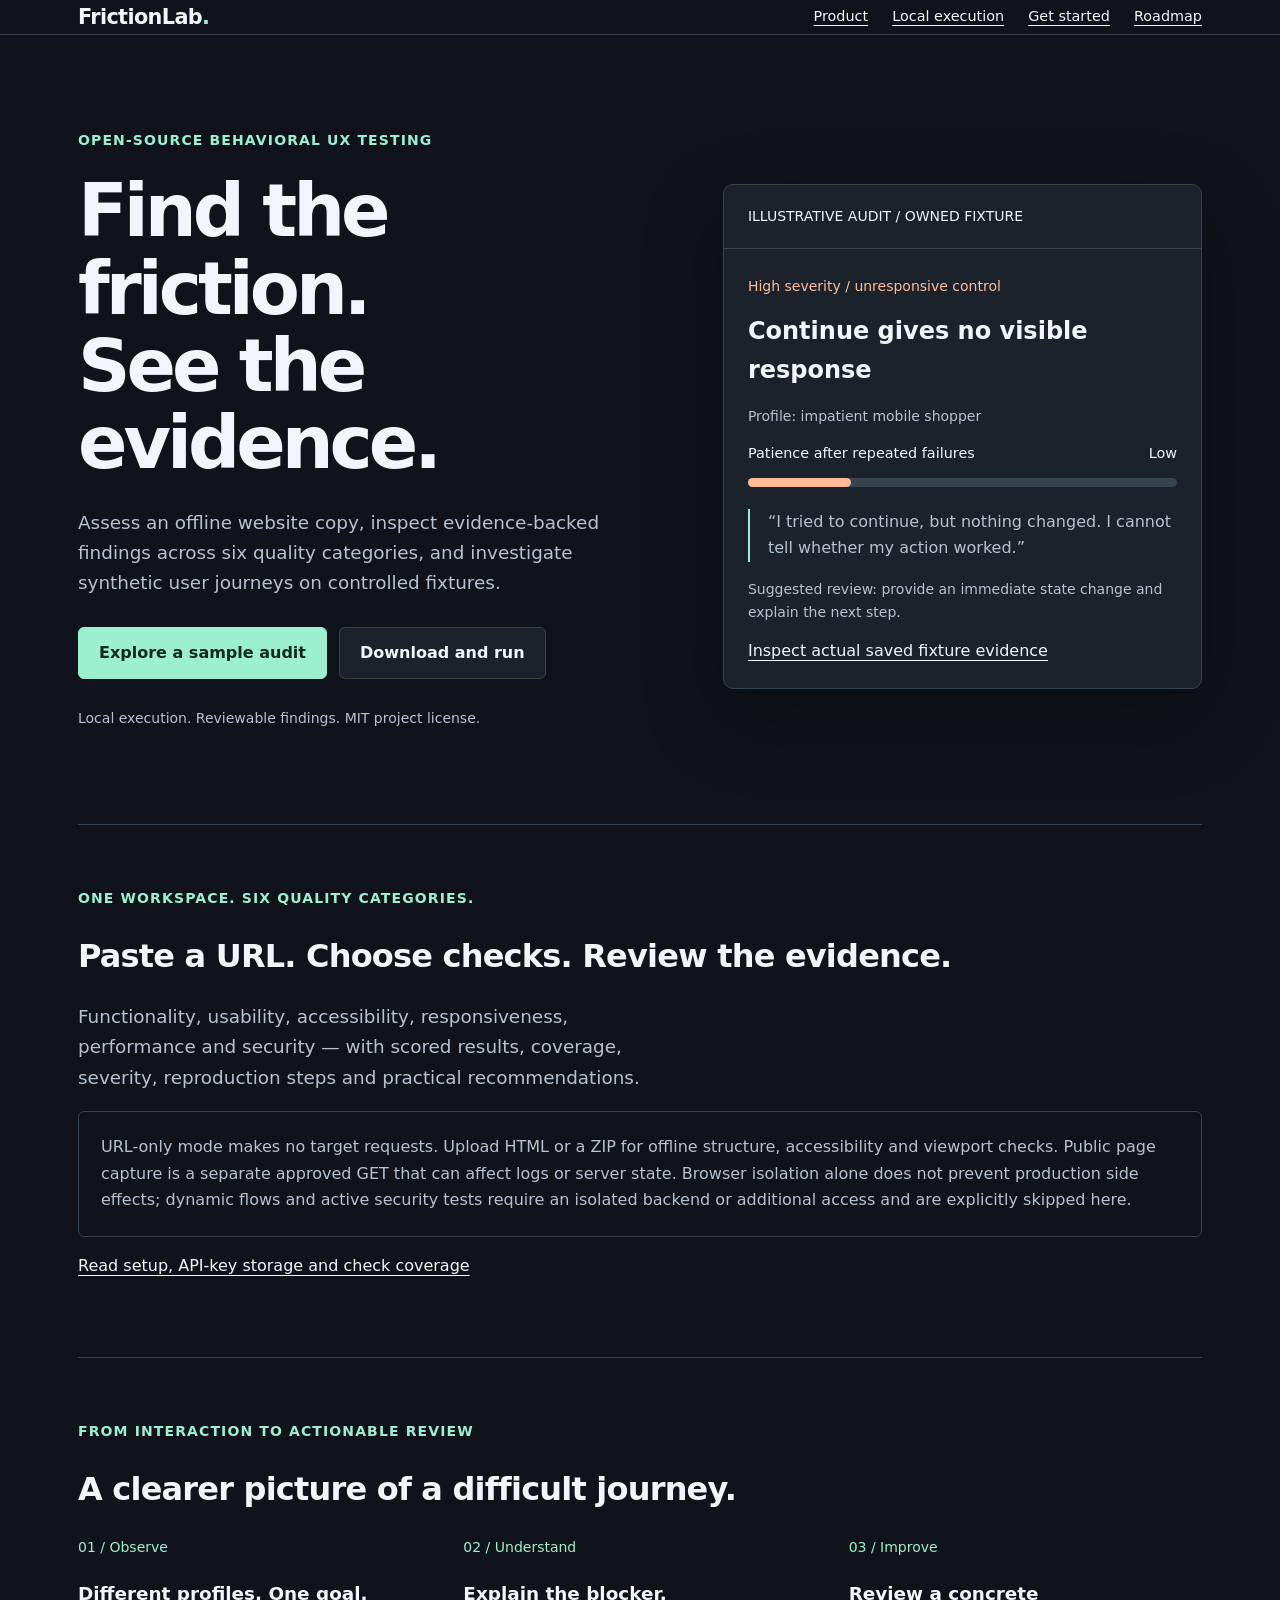
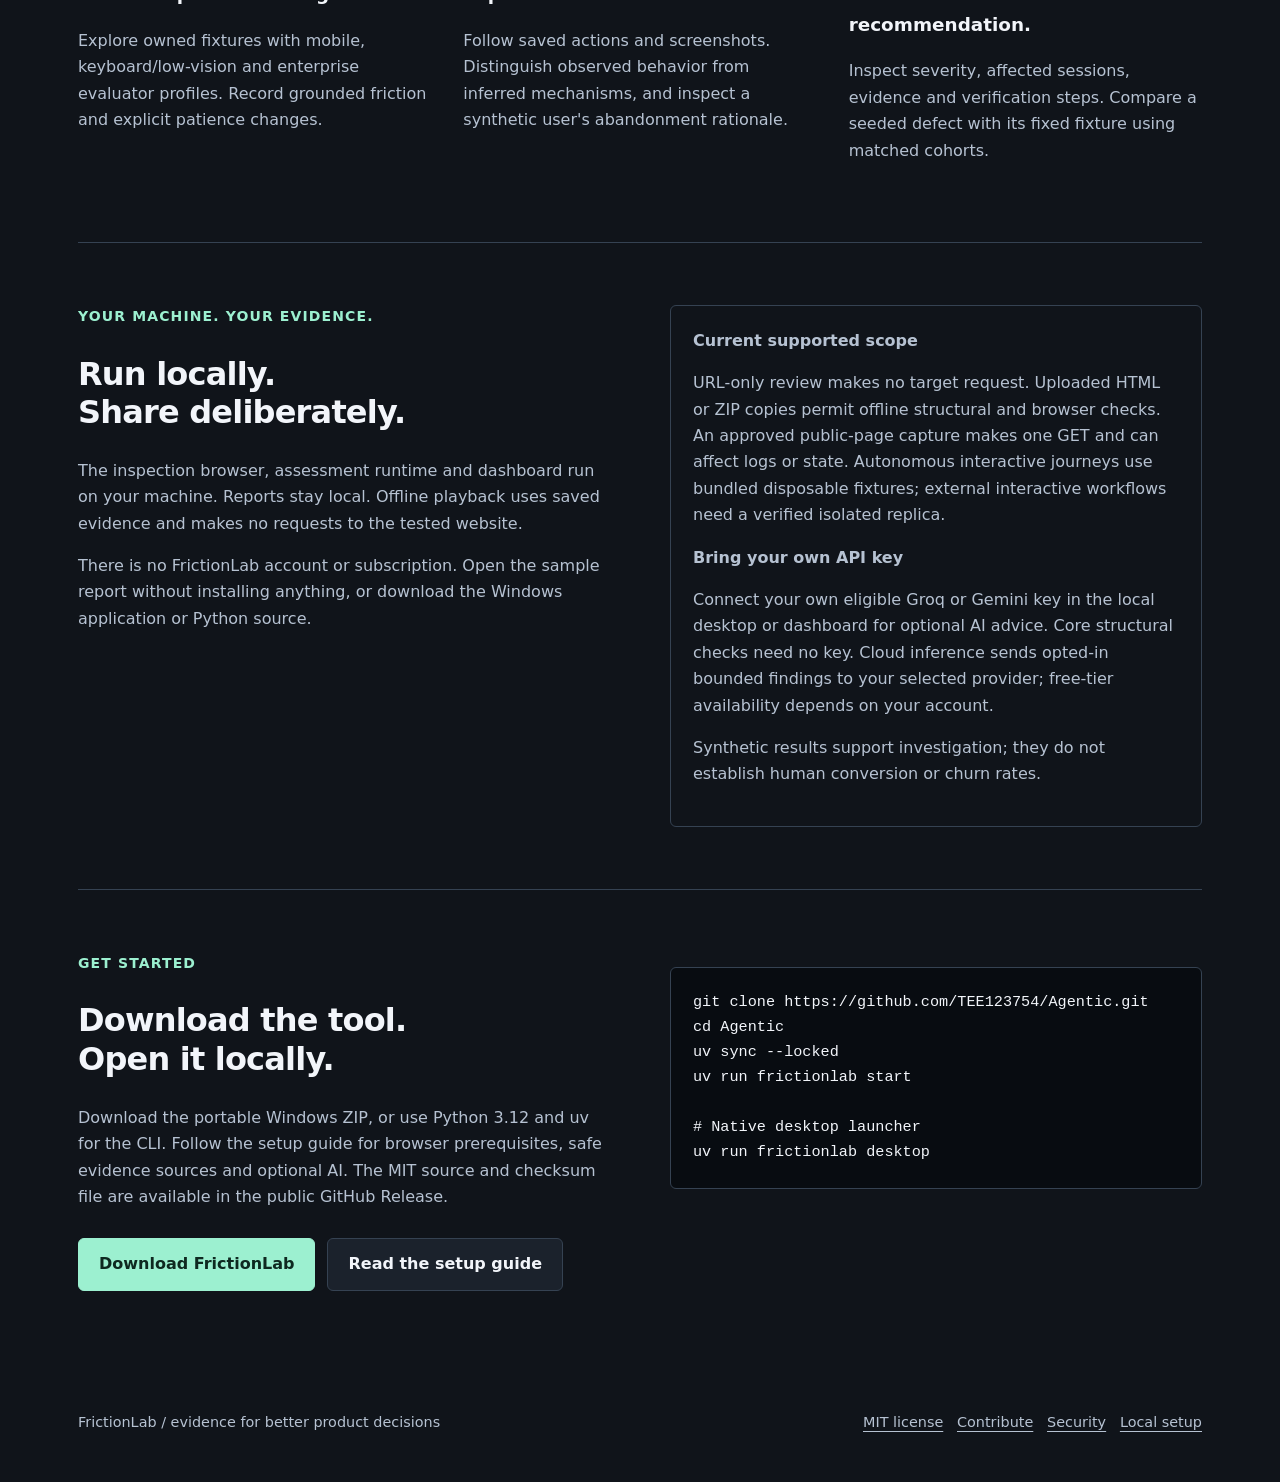
<file: site/index.html>
<!doctype html>
<html lang="en"><head><meta charset="utf-8"><meta name="viewport" content="width=device-width,initial-scale=1"><meta name="description" content="FrictionLab: open-source synthetic UX audits with local execution and evidence you can review."><title>FrictionLab | Find friction before release</title>
<style>
:root{color-scheme:dark;--bg:#10141a;--panel:#1b222c;--ink:#f2f5fa;--muted:#b6c2d2;--line:#354252;--accent:#9cf0d0}*{box-sizing:border-box}html{scroll-behavior:smooth}body{margin:0;background:var(--bg);color:var(--ink);font:1rem/1.65 system-ui,sans-serif}a{color:inherit;text-underline-offset:4px}a:focus-visible{outline:3px solid var(--accent);outline-offset:5px}.wrap{max-width:1180px;margin:auto;padding:0 28px}header{border-bottom:1px solid var(--line)}nav{display:flex;align-items:center;justify-content:space-between;gap:24px;flex-wrap:wrap;padding:24px 0}.brand{font-size:1.3rem;font-weight:750;text-decoration:none;letter-spacing:-.03em}.links{display:flex;gap:24px;flex-wrap:wrap;font-size:.9rem}.hero>*,.two>*{min-width:0}.hero{display:grid;grid-template-columns:1.2fr 1fr;gap:70px;padding:94px 0 80px;align-items:center}.eyebrow{font-size:.875rem;font-weight:650;color:var(--accent);letter-spacing:.08em;text-transform:uppercase}h1{font-size:clamp(2.8rem,5.7vw,4.8rem);line-height:1.06;letter-spacing:-.055em;margin:20px 0 26px}h2{font-size:2rem;line-height:1.2;letter-spacing:-.025em}h3{font-size:1.15rem}.lead{font-size:1.15rem;color:var(--muted);max-width:590px}.actions{display:flex;flex-wrap:wrap;gap:12px;margin:28px 0}.button{display:inline-block;padding:12px 20px;border:1px solid var(--line);border-radius:6px;font-weight:650;text-decoration:none;background:var(--panel)}.primary{background:var(--accent);color:#0e2920;border-color:var(--accent)}.caption{font-size:.875rem;color:var(--muted)}.audit{background:var(--panel);border:1px solid var(--line);border-radius:10px;overflow:hidden;box-shadow:0 28px 80px #0005}.audit-head{padding:20px 24px;border-bottom:1px solid var(--line);font-size:.875rem}.audit-body{padding:24px}.tag{color:#ffbc99;font-size:.875rem}.audit h3{font-size:1.5rem;margin:12px 0}.meter{height:9px;background:#374552;border-radius:8px;margin:12px 0 22px}.meter span{display:block;width:24%;height:100%;background:#ffbc99;border-radius:8px}.evidence{border-left:2px solid var(--accent);padding-left:18px;color:var(--muted)}.row{display:flex;justify-content:space-between;gap:16px;font-size:.9rem}.section{border-top:1px solid var(--line);padding:62px 0}.grid{display:grid;grid-template-columns:repeat(3,1fr);gap:32px}.grid p,.two p{color:var(--muted)}.number{font-size:.875rem;color:var(--accent)}.two{display:grid;grid-template-columns:1fr 1fr;gap:60px}.notice{border:1px solid var(--line);padding:22px;border-radius:6px;color:var(--muted)}pre{padding:22px;background:#080c11;border:1px solid var(--line);border-radius:6px;overflow:auto;font-size:.95rem}code{font-family:ui-monospace,monospace}footer{padding:30px 0 48px;color:var(--muted);font-size:.9rem}footer .wrap{display:flex;justify-content:space-between;gap:20px;flex-wrap:wrap}@media(max-width:800px){.hero,.two{grid-template-columns:1fr;gap:34px}.hero{padding:52px 0}.grid{grid-template-columns:1fr;gap:12px}.wrap{padding:0 20px}.links{gap:16px}h1{font-size:3rem}.section{padding:42px 0}}@media(prefers-reduced-motion:reduce){html{scroll-behavior:auto}}
</style></head><body><header><nav class="wrap" aria-label="Main navigation"><a class="brand" href="#">FrictionLab<span style="color:var(--accent)">.</span></a><div class="links"><a href="#product">Product</a><a href="#local">Local execution</a><a href="#start">Get started</a><a href="../IMPLEMENTATION_PLAN.md">Roadmap</a></div></nav></header>
<main class="wrap"><section class="hero"><div><div class="eyebrow">Open-source behavioral UX testing</div><h1>Find the friction.<br>See the evidence.</h1><p class="lead">Assess an offline website copy, inspect evidence-backed findings across six quality categories, and investigate synthetic user journeys on controlled fixtures.</p><div class="actions"><a class="button primary" href="../examples/phase9-static/index.html">Explore a sample audit</a><a class="button" href="https://github.com/TEE123754/Agentic/releases/tag/v0.1.0">Download and run</a></div><p class="caption">Local execution. Reviewable findings. MIT project license.</p></div><div class="audit" aria-label="Illustrative synthetic finding"><div class="audit-head">ILLUSTRATIVE AUDIT / OWNED FIXTURE</div><div class="audit-body"><span class="tag">High severity / unresponsive control</span><h3>Continue gives no visible response</h3><p class="caption">Profile: impatient mobile shopper</p><div class="row"><span>Patience after repeated failures</span><span>Low</span></div><div class="meter" aria-hidden="true"><span></span></div><p class="evidence">“I tried to continue, but nothing changed. I cannot tell whether my action worked.”</p><p class="caption">Suggested review: provide an immediate state change and explain the next step.</p><a href="../examples/phase9-static/index.html">Inspect actual saved fixture evidence</a></div></div></section>
<section class="section"><div class="eyebrow">One workspace. Six quality categories.</div><h2>Paste a URL. Choose checks. Review the evidence.</h2><p class="lead">Functionality, usability, accessibility, responsiveness, performance and security — with scored results, coverage, severity, reproduction steps and practical recommendations.</p><div class="notice">URL-only mode makes no target requests. Upload HTML or a ZIP for offline structure, accessibility and viewport checks. Public page capture is a separate approved GET that can affect logs or server state. Browser isolation alone does not prevent production side effects; dynamic flows and active security tests require an isolated backend or additional access and are explicitly skipped here.</div><p><a href="../docs/local-assessment.md">Read setup, API-key storage and check coverage</a></p></section><section class="section" id="product"><div class="eyebrow">From interaction to actionable review</div><h2>A clearer picture of a difficult journey.</h2><div class="grid"><article><span class="number">01 / Observe</span><h3>Different profiles. One goal.</h3><p>Explore owned fixtures with mobile, keyboard/low-vision and enterprise evaluator profiles. Record grounded friction and explicit patience changes.</p></article><article><span class="number">02 / Understand</span><h3>Explain the blocker.</h3><p>Follow saved actions and screenshots. Distinguish observed behavior from inferred mechanisms, and inspect a synthetic user's abandonment rationale.</p></article><article><span class="number">03 / Improve</span><h3>Review a concrete recommendation.</h3><p>Inspect severity, affected sessions, evidence and verification steps. Compare a seeded defect with its fixed fixture using matched cohorts.</p></article></div></section>
<section class="section two" id="local"><div><div class="eyebrow">Your machine. Your evidence.</div><h2>Run locally.<br>Share deliberately.</h2><p>The inspection browser, assessment runtime and dashboard run on your machine. Reports stay local. Offline playback uses saved evidence and makes no requests to the tested website.</p><p>There is no FrictionLab account or subscription. Open the sample report without installing anything, or download the Windows application or Python source.</p></div><div><div class="notice"><strong>Current supported scope</strong><p>URL-only review makes no target request. Uploaded HTML or ZIP copies permit offline structural and browser checks. An approved public-page capture makes one GET and can affect logs or state. Autonomous interactive journeys use bundled disposable fixtures; external interactive workflows need a verified isolated replica.</p><strong>Bring your own API key</strong><p>Connect your own eligible Groq or Gemini key in the local desktop or dashboard for optional AI advice. Core structural checks need no key. Cloud inference sends opted-in bounded findings to your selected provider; free-tier availability depends on your account.</p><p>Synthetic results support investigation; they do not establish human conversion or churn rates.</p></div></div></section>
<section class="section" id="start"><div class="two"><div><div class="eyebrow">Get started</div><h2>Download the tool.<br>Open it locally.</h2><p>Download the portable Windows ZIP, or use Python 3.12 and uv for the CLI. Follow the setup guide for browser prerequisites, safe evidence sources and optional AI. The MIT source and checksum file are available in the public GitHub Release.</p><div class="actions"><a class="button primary" href="https://github.com/TEE123754/Agentic/releases/tag/v0.1.0">Download FrictionLab</a><a class="button" href="../docs/local-assessment.md">Read the setup guide</a></div></div><div><pre><code>git clone https://github.com/TEE123754/Agentic.git
cd Agentic
uv sync --locked
uv run frictionlab start

# Native desktop launcher
uv run frictionlab desktop</code></pre></div></div></section></main><footer><div class="wrap"><span>FrictionLab / evidence for better product decisions</span><div><a href="../LICENSE">MIT license</a> &nbsp; <a href="../CONTRIBUTING.md">Contribute</a> &nbsp; <a href="../SECURITY.md">Security</a> &nbsp; <a href="../docs/local-assessment.md">Local setup</a></div></div></footer></body></html>
</file>
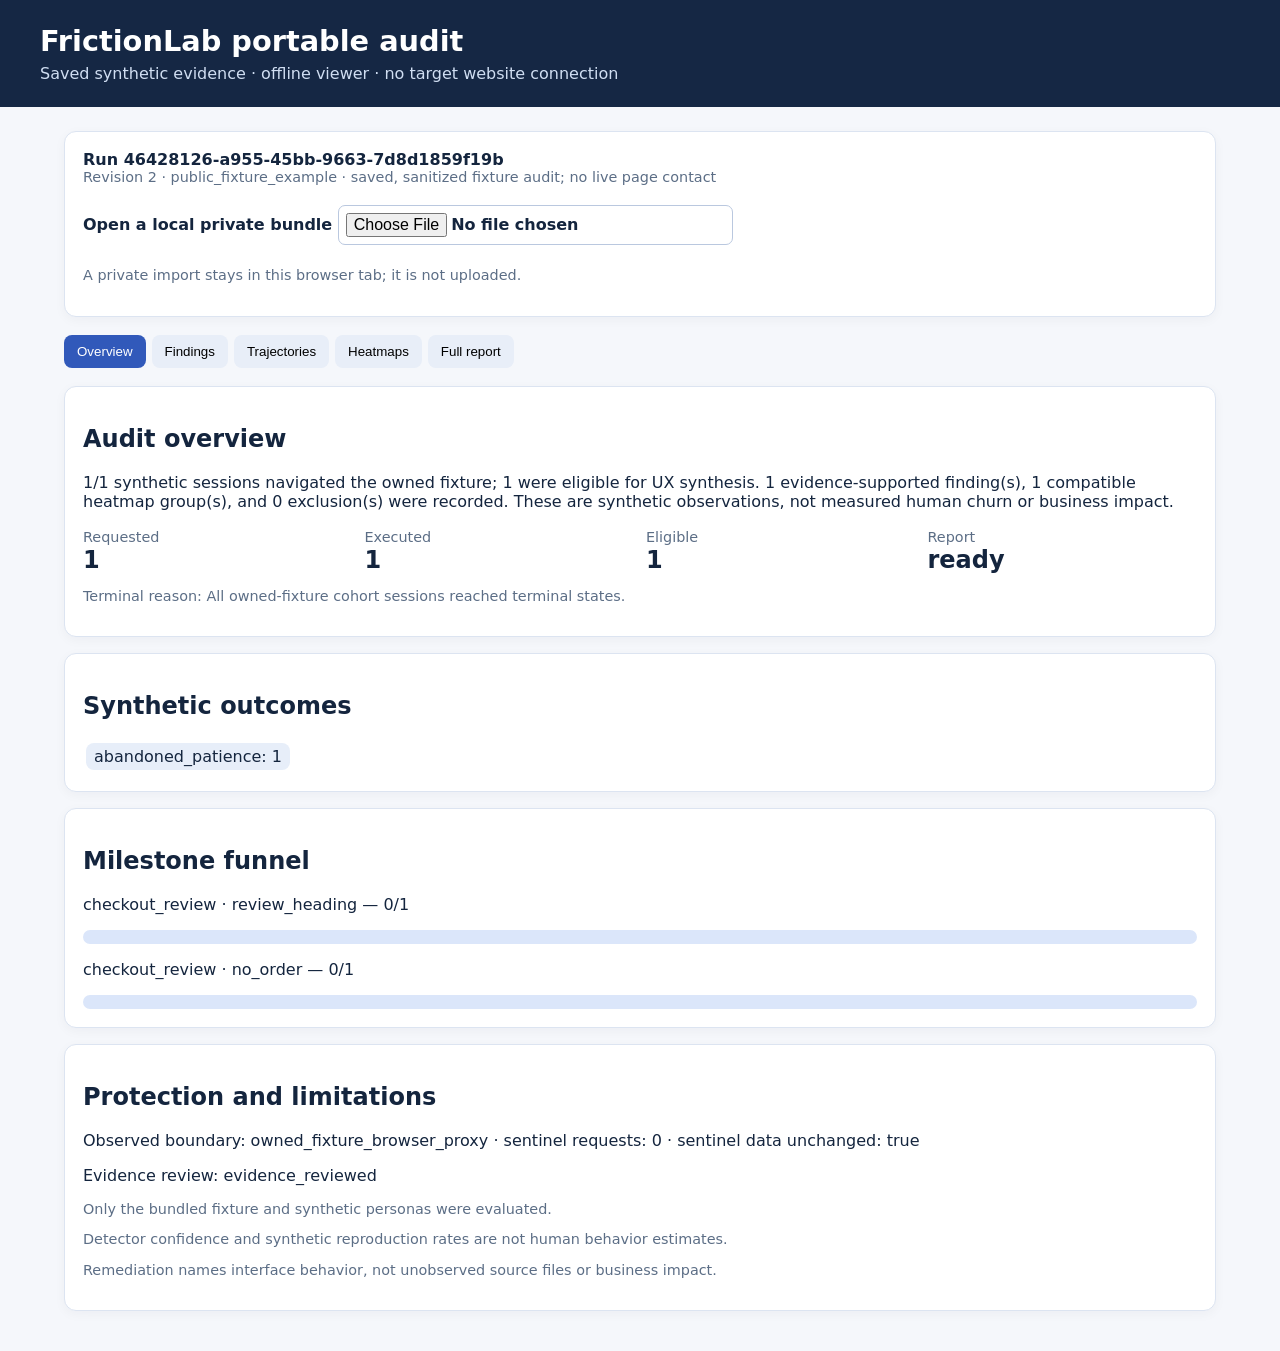
<file: examples/phase9-static/index.html>
<!doctype html>
<html lang="en">
<head>
  <meta charset="utf-8">
  <meta name="viewport" content="width=device-width, initial-scale=1">
  <meta http-equiv="Content-Security-Policy" content="default-src 'none'; script-src 'unsafe-inline'; style-src 'unsafe-inline'; img-src data:; connect-src 'none'; font-src 'none'; object-src 'none'; frame-src 'none'; base-uri 'none'; form-action 'none'">
  <title>FrictionLab · Portable audit</title>
  <style>
    :root{color-scheme:light;font:16px system-ui,sans-serif;background:#f5f7fb;color:#14253e}
    *{box-sizing:border-box}body{margin:0}header{background:#152744;color:#fff;padding:24px max(24px,calc((100vw - 1200px)/2))}
    header h1{margin:0 0 6px;font-size:1.8rem}header p{margin:0;color:#d0def2}main{max-width:1200px;margin:auto;padding:24px}
    .card{background:#fff;border:1px solid #dce4f1;border-radius:12px;padding:18px;margin-bottom:16px;box-shadow:0 3px 12px #14253e0a}
    .row{display:flex;gap:12px;flex-wrap:wrap;align-items:center}.metric{min-width:140px;flex:1}.metric strong{display:block;font-size:1.5rem}
    .tabs{display:flex;gap:6px;flex-wrap:wrap;margin:18px 0}.tabs button,.controls button{background:#e8eef8;border:0;border-radius:8px;padding:9px 13px;cursor:pointer}
    .tabs button[aria-selected="true"]{background:#3159ba;color:#fff}section[hidden]{display:none}label{font-weight:650;display:block;margin:8px 0}
    select,input[type=file]{font:inherit;max-width:100%;padding:7px;border:1px solid #bac8df;border-radius:7px;background:#fff}
    .finding{border-left:5px solid #405fb9}.finding.high,.finding.critical{border-color:#bf3c50}.muted{color:#5c6e86;font-size:.9rem}
    .media{max-width:100%;max-height:550px;border:1px solid #dce4f1;border-radius:8px}.step{min-height:72px}
    .heat-stage{position:relative;max-width:650px;background:#e8eef8;border:1px solid #c4d0e4;overflow:hidden}
    .heat-stage img{display:block;width:100%;height:100%;object-fit:fill;max-height:none;border:0;border-radius:0}.dot{position:absolute;width:19px;height:19px;border-radius:50%;background:#e74652aa;border:2px solid #a01d29;transform:translate(-50%,-50%)}
    .dot.rage{background:#ffb231dd;border-color:#8e4a00}.bar{height:14px;background:#dbe6fa;border-radius:8px;overflow:hidden}.bar span{display:block;height:100%;background:#3a69c8}
    .error{color:#9b2235;font-weight:650}.pill{display:inline-block;padding:4px 8px;border-radius:8px;background:#e7eef9;margin:3px}pre{white-space:pre-wrap;overflow-wrap:anywhere}
    @media(max-width:700px){main{padding:12px}.metric{min-width:110px}header{padding:20px 12px}}
  </style>
</head>
<body>
  <header><h1>FrictionLab portable audit</h1><p>Saved synthetic evidence · offline viewer · no target website connection</p></header>
  <main>
    <div class="card"><div class="row"><div><strong id="run-title">Loading saved audit…</strong><div class="muted" id="run-meta"></div></div><label for="import-file">Open a local private bundle <input id="import-file" type="file" accept=".json,application/json"></label></div><p id="import-status" class="muted">A private import stays in this browser tab; it is not uploaded.</p></div>
    <nav class="tabs" aria-label="Audit views"><button data-tab="overview" aria-selected="true">Overview</button><button data-tab="findings" aria-selected="false">Findings</button><button data-tab="trajectory" aria-selected="false">Trajectories</button><button data-tab="heatmap" aria-selected="false">Heatmaps</button><button data-tab="full" aria-selected="false">Full report</button></nav>
    <section id="overview"></section><section id="findings" hidden></section><section id="trajectory" hidden></section><section id="heatmap" hidden></section><section id="full" hidden></section>
  </main>
  <script id="embedded-data" type="application/json">{"schema_version":1,"manifest":{"run_id":"46428126-a955-45bb-9663-7d8d1859f19b","revision":2,"exported_at":"2026-10-01T16:03:04.732842+00:00","visibility":"public_fixture_example","source":"saved, sanitized fixture audit; no live page contact","limits":["Synthetic cohort evidence only","Screenshots are masked at capture; review before publication"]},"overview":{"summary":"1/1 synthetic sessions navigated the owned fixture; 1 were eligible for UX synthesis. 1 evidence-supported finding(s), 1 compatible heatmap group(s), and 0 exclusion(s) were recorded. These are synthetic observations, not measured human churn or business impact.","execution_status":"completed","report_status":"ready","terminal_reason":"All owned-fixture cohort sessions reached terminal states.","requested":1,"executed":1,"eligible":1,"outcomes":{"abandoned_patience":1},"funnel":[{"journey":"checkout_review","milestone":"review_heading","passed":0,"eligible":1},{"journey":"checkout_review","milestone":"no_order","passed":0,"eligible":1}],"protection":{"boundary":"owned_fixture_browser_proxy","sentinel_requests":0,"sentinel_data_unchanged":true},"review_status":"evidence_reviewed","limitations":["Only the bundled fixture and synthetic personas were evaluated.","Detector confidence and synthetic reproduction rates are not human behavior estimates.","Remediation names interface behavior, not unobserved source files or business impact."],"exclusions":[]},"findings":[{"id":"0d4e20a2-e003-50eb-9ab1-ae867a9f7a46","title":"Control gives no visible response: Start checkout","severity":"high","observed":"'Start checkout' was activated, and the next saved observation showed no visible change.","mechanism":"The control may lack feedback or a functioning transition in this fixture state.","affected":1,"eligible":1,"confidence":0.94,"profiles":["impatient_mobile"],"recommendation":"Make the observed control produce immediate visible feedback, a clear disabled state, or a recoverable error.","verification":"Repeat the same synthetic journey and verify that activating the control changes the saved visible state or gives an actionable error within the bounded feedback window.","evidence":["image-1"]}],"sessions":[{"id":"06ace3e6-7144-5541-86ad-794535d155fb","persona":"impatient_mobile","journey":"checkout_review","outcome":"abandoned_patience","steps":[{"action":"scroll","result":"progress","detail":"Viewport moved; new visible content captured","patience":55,"image":"image-2"},{"action":"scroll","result":"progress","detail":"Viewport moved; new visible content captured","patience":55,"image":"image-3"},{"action":"click","result":"no_change","detail":"No visible application change within the bounded observation window","patience":0,"image":"image-4"}],"diagnosis":"I tried 'Start checkout', but nothing visible changed. I stopped this synthetic journey after the recorded interaction exhausted my patience."}],"heatmaps":[{"id":"b52605874ff563ae","route":"/","input_mode":"touch","width":390,"height":844,"background":"image-5","rage_clusters":0,"points":[{"x":121.33,"y":667.41,"target":"Start checkout","result":"no_change","rage":false}]}],"assets":{"image-1":"[data-uri]","image-2":"[data-uri]","image-3":"[data-uri]","image-4":"[data-uri]","image-5":"[data-uri]"}}</script>
  <script>
    'use strict';
    const $=id=>document.getElementById(id);
    const node=(tag,text,className)=>{const n=document.createElement(tag);if(text!==undefined)n.textContent=String(text);if(className)n.className=className;return n};
    const card=()=>node('div',undefined,'card');
    let audit=null,stepIndex=0;
    function valid(data){
      if(!data||data.schema_version!==1||!data.manifest||!data.overview||!Array.isArray(data.findings)||!Array.isArray(data.sessions)||!Array.isArray(data.heatmaps)||!data.assets)return false;
      if(data.findings.length>100||data.sessions.length>6||data.heatmaps.length>30||Object.keys(data.assets).length>48)return false;
      return Object.values(data.assets).every(value=>typeof value==='string'&&/^data:image\/png;base64,[A-Za-z0-9+/=]+$/.test(value)&&value.length<2800000);
    }
    function photo(id,alt){const src=audit.assets[id];if(!src)return null;const image=node('img');image.src=src;image.alt=alt;image.className='media';image.loading='lazy';return image}
    function metric(parent,label,value){const box=node('div',undefined,'metric');box.append(node('span',label,'muted'),node('strong',value));parent.append(box)}
    function renderOverview(){const root=$('overview');root.replaceChildren();const a=audit.overview;const top=card();top.append(node('h2','Audit overview'),node('p',a.summary));const row=node('div',undefined,'row');metric(row,'Requested',a.requested);metric(row,'Executed',a.executed);metric(row,'Eligible',a.eligible);metric(row,'Report',a.report_status);top.append(row,node('p','Terminal reason: '+a.terminal_reason,'muted'));root.append(top);
      const outcome=card();outcome.append(node('h2','Synthetic outcomes'));for(const [name,count] of Object.entries(a.outcomes||{}))outcome.append(node('span',name+': '+count,'pill'));root.append(outcome);
      const funnel=card();funnel.append(node('h2','Milestone funnel'));if(!a.funnel.length)funnel.append(node('p','No eligible milestone denominator.'));for(const item of a.funnel){funnel.append(node('p',item.journey+' · '+item.milestone+' — '+item.passed+'/'+item.eligible));const outer=node('div',undefined,'bar');const inner=node('span');inner.style.width=(item.eligible?Math.min(100,100*item.passed/item.eligible):0)+'%';outer.append(inner);funnel.append(outer)}root.append(funnel);
      const protection=card();protection.append(node('h2','Protection and limitations'),node('p','Observed boundary: '+a.protection.boundary+' · sentinel requests: '+a.protection.sentinel_requests+' · sentinel data unchanged: '+a.protection.sentinel_data_unchanged),node('p','Evidence review: '+a.review_status));for(const item of a.limitations||[])protection.append(node('p',item,'muted'));for(const item of a.exclusions||[])protection.append(node('p','Excluded: '+item,'muted'));root.append(protection)}
    function renderFindings(){const root=$('findings');root.replaceChildren();const controls=card();const label=node('label','Filter severity');const select=node('select');select.setAttribute('aria-label','Filter severity');for(const value of ['all','critical','high','medium','low']){const option=node('option',value);option.value=value;select.append(option)}label.append(select);controls.append(label);root.append(controls);const list=node('div');root.append(list);
      const draw=()=>{list.replaceChildren();const chosen=audit.findings.filter(f=>select.value==='all'||f.severity===select.value);if(!chosen.length)list.append(node('p','No findings match this filter.'));for(const f of chosen){const c=card();c.classList.add('finding',f.severity);c.append(node('h2',f.title),node('p',f.severity.toUpperCase()+' · '+f.affected+'/'+f.eligible+' eligible synthetic sessions · confidence '+f.confidence,'muted'),node('h3','Observed'),node('p',f.observed),node('h3','Possible mechanism'),node('p',f.mechanism),node('h3','Recommended change'),node('p',f.recommendation),node('h3','Verify'),node('p',f.verification),node('p','Profiles: '+f.profiles.join(', '),'muted'));for(const id of f.evidence){const img=photo(id,'Saved masked finding evidence');if(img)c.append(img)}list.append(c)}};select.addEventListener('change',draw);draw()}
    function renderTrajectory(){const root=$('trajectory');root.replaceChildren();const c=card();c.append(node('h2','Saved trajectory playback'));if(!audit.sessions.length){c.append(node('p','No saved session trajectory.'));root.append(c);return}const select=node('select');select.setAttribute('aria-label','Choose session');audit.sessions.forEach((s,i)=>{const o=node('option',s.persona+' · '+s.journey+' · '+s.outcome);o.value=String(i);select.append(o)});c.append(select);const status=node('p');const controls=node('div',undefined,'controls row');const previous=node('button','Previous step');const next=node('button','Next step');controls.append(previous,next);const display=node('div',undefined,'step');c.append(status,controls,display);root.append(c);
      const draw=()=>{const session=audit.sessions[Number(select.value)];const steps=session.steps||[];stepIndex=Math.max(0,Math.min(stepIndex,steps.length-1));display.replaceChildren();status.textContent='Session '+session.id+' · '+session.outcome+(session.diagnosis?' · '+session.diagnosis:'');if(!steps.length){display.append(node('p','No browser steps were saved.'));return}const step=steps[stepIndex];display.append(node('h3','Step '+(stepIndex+1)+' of '+steps.length+' · '+step.action+' → '+step.result),node('p',step.detail),node('p','Patience after action: '+(step.patience??'not recorded'),'muted'));const img=photo(step.image,'Saved masked screenshot after step '+(stepIndex+1));if(img)display.append(img)};select.addEventListener('change',()=>{stepIndex=0;draw()});previous.addEventListener('click',()=>{stepIndex--;draw()});next.addEventListener('click',()=>{stepIndex++;draw()});draw()}
    function renderHeatmap(){const root=$('heatmap');root.replaceChildren();const c=card();c.append(node('h2','Synthetic click heatmaps'));if(!audit.heatmaps.length){c.append(node('p','No compatible saved heatmap.'));root.append(c);return}const select=node('select');select.setAttribute('aria-label','Choose heatmap');audit.heatmaps.forEach((g,i)=>{const o=node('option',g.route+' · '+g.input_mode+' · '+g.width+'×'+g.height);o.value=String(i);select.append(o)});c.append(select);const info=node('p');const stage=node('div',undefined,'heat-stage');c.append(info,stage);root.append(c);const draw=()=>{const group=audit.heatmaps[Number(select.value)];stage.replaceChildren();stage.style.aspectRatio=String(group.width)+' / '+String(group.height);const img=photo(group.background,'Saved masked screenshot under synthetic click positions');if(img)stage.append(img);for(const point of group.points){const dot=node('span',undefined,'dot'+(point.rage?' rage':''));dot.style.left=(100*point.x/group.width)+'%';dot.style.top=(100*point.y/group.height)+'%';dot.title=point.target+' · '+point.result;stage.append(dot)}info.textContent=group.points.length+' synthetic clicks · '+group.rage_clusters+' repeated-failure clusters. No human traffic is represented.'};select.addEventListener('change',draw);draw()}
    function renderFull(){const root=$('full');root.replaceChildren();const c=card();c.append(node('h2','Complete sanitized report'));const withoutPixels={manifest:audit.manifest,overview:audit.overview,findings:audit.findings,sessions:audit.sessions,heatmaps:audit.heatmaps,embedded_masked_images:Object.keys(audit.assets).length};c.append(node('pre',JSON.stringify(withoutPixels,null,2)));root.append(c)}
    function render(data){if(!valid(data))throw new Error('Bundle format or image data is invalid');audit=data;$('run-title').textContent='Run '+data.manifest.run_id;$('run-meta').textContent='Revision '+data.manifest.revision+' · '+data.manifest.visibility+' · '+data.manifest.source;renderOverview();renderFindings();renderTrajectory();renderHeatmap();renderFull()}
    document.querySelectorAll('[data-tab]').forEach(button=>button.addEventListener('click',()=>{for(const tab of document.querySelectorAll('[data-tab]')){const active=tab===button;tab.setAttribute('aria-selected',String(active));$(tab.dataset.tab).hidden=!active}}));
    $('import-file').addEventListener('change',async event=>{const file=event.target.files[0];if(!file)return;const status=$('import-status');if(file.size>20*1024*1024){status.textContent='Rejected: bundle exceeds 20 MiB.';status.className='error';return}try{const parsed=JSON.parse(await file.text());render(parsed);status.textContent='Opened private local bundle: '+file.name+'. No upload occurred.';status.className='muted'}catch(error){status.textContent='Rejected: '+error.message;status.className='error'}});
    try{render(JSON.parse($('embedded-data').textContent))}catch(error){$('run-title').textContent='Bundle unavailable';$('import-status').textContent='Open a valid local bundle to inspect this audit.';$('import-status').className='error'}
  </script>
</body>
</html>
</file>
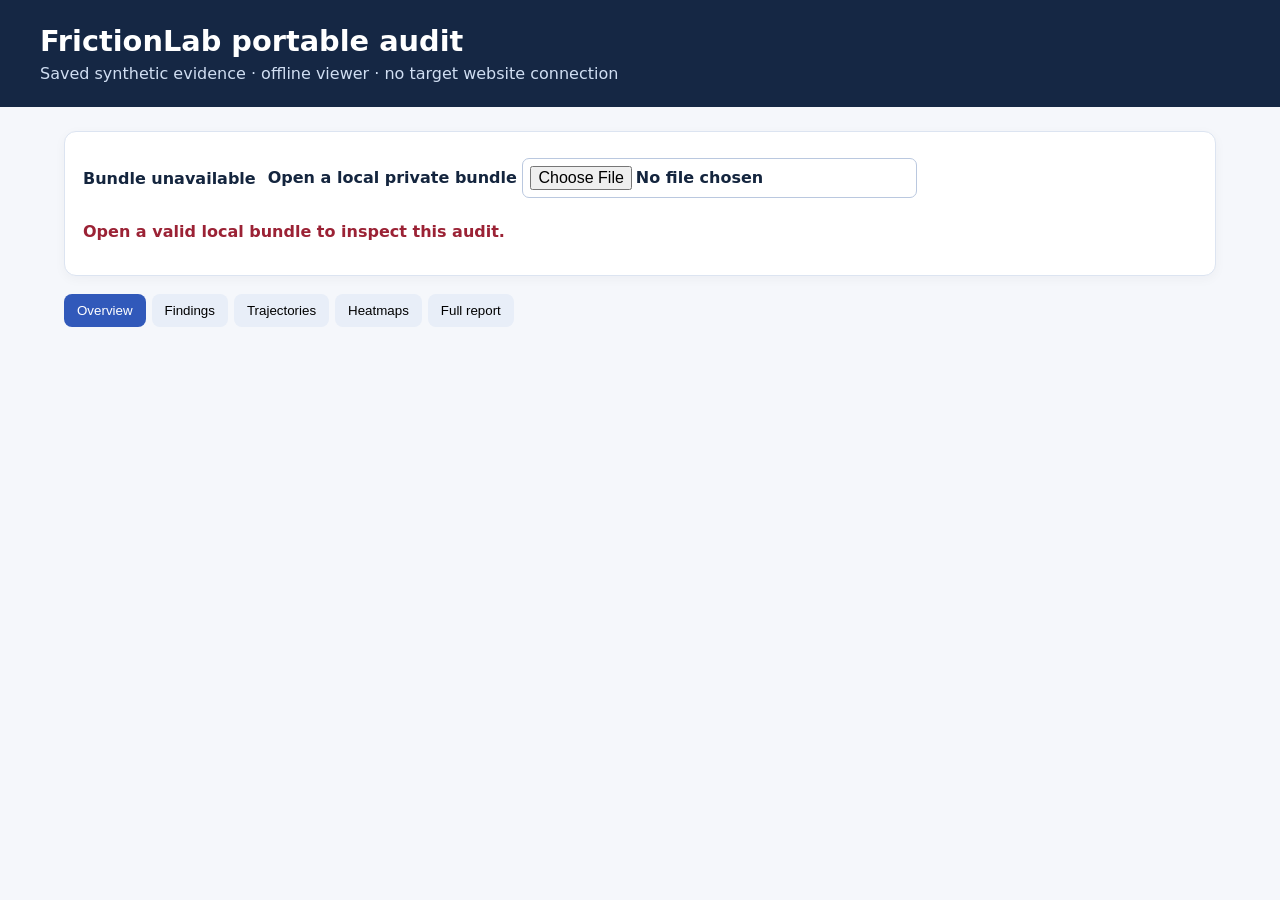
<file: frictionlab/sharing/viewer.html>
<!doctype html>
<html lang="en">
<head>
  <meta charset="utf-8">
  <meta name="viewport" content="width=device-width, initial-scale=1">
  <meta http-equiv="Content-Security-Policy" content="default-src 'none'; script-src 'unsafe-inline'; style-src 'unsafe-inline'; img-src data:; connect-src 'none'; font-src 'none'; object-src 'none'; frame-src 'none'; base-uri 'none'; form-action 'none'">
  <title>FrictionLab · Portable audit</title>
  <style>
    :root{color-scheme:light;font:16px system-ui,sans-serif;background:#f5f7fb;color:#14253e}
    *{box-sizing:border-box}body{margin:0}header{background:#152744;color:#fff;padding:24px max(24px,calc((100vw - 1200px)/2))}
    header h1{margin:0 0 6px;font-size:1.8rem}header p{margin:0;color:#d0def2}main{max-width:1200px;margin:auto;padding:24px}
    .card{background:#fff;border:1px solid #dce4f1;border-radius:12px;padding:18px;margin-bottom:16px;box-shadow:0 3px 12px #14253e0a}
    .row{display:flex;gap:12px;flex-wrap:wrap;align-items:center}.metric{min-width:140px;flex:1}.metric strong{display:block;font-size:1.5rem}
    .tabs{display:flex;gap:6px;flex-wrap:wrap;margin:18px 0}.tabs button,.controls button{background:#e8eef8;border:0;border-radius:8px;padding:9px 13px;cursor:pointer}
    .tabs button[aria-selected="true"]{background:#3159ba;color:#fff}section[hidden]{display:none}label{font-weight:650;display:block;margin:8px 0}
    select,input[type=file]{font:inherit;max-width:100%;padding:7px;border:1px solid #bac8df;border-radius:7px;background:#fff}
    .finding{border-left:5px solid #405fb9}.finding.high,.finding.critical{border-color:#bf3c50}.muted{color:#5c6e86;font-size:.9rem}
    .media{max-width:100%;max-height:550px;border:1px solid #dce4f1;border-radius:8px}.step{min-height:72px}
    .heat-stage{position:relative;max-width:650px;background:#e8eef8;border:1px solid #c4d0e4;overflow:hidden}
    .heat-stage img{display:block;width:100%;height:100%;object-fit:fill;max-height:none;border:0;border-radius:0}.dot{position:absolute;width:19px;height:19px;border-radius:50%;background:#e74652aa;border:2px solid #a01d29;transform:translate(-50%,-50%)}
    .dot.rage{background:#ffb231dd;border-color:#8e4a00}.bar{height:14px;background:#dbe6fa;border-radius:8px;overflow:hidden}.bar span{display:block;height:100%;background:#3a69c8}
    .error{color:#9b2235;font-weight:650}.pill{display:inline-block;padding:4px 8px;border-radius:8px;background:#e7eef9;margin:3px}pre{white-space:pre-wrap;overflow-wrap:anywhere}
    @media(max-width:700px){main{padding:12px}.metric{min-width:110px}header{padding:20px 12px}}
  </style>
</head>
<body>
  <header><h1>FrictionLab portable audit</h1><p>Saved synthetic evidence · offline viewer · no target website connection</p></header>
  <main>
    <div class="card"><div class="row"><div><strong id="run-title">Loading saved audit…</strong><div class="muted" id="run-meta"></div></div><label for="import-file">Open a local private bundle <input id="import-file" type="file" accept=".json,application/json"></label></div><p id="import-status" class="muted">A private import stays in this browser tab; it is not uploaded.</p></div>
    <nav class="tabs" aria-label="Audit views"><button data-tab="overview" aria-selected="true">Overview</button><button data-tab="findings" aria-selected="false">Findings</button><button data-tab="trajectory" aria-selected="false">Trajectories</button><button data-tab="heatmap" aria-selected="false">Heatmaps</button><button data-tab="full" aria-selected="false">Full report</button></nav>
    <section id="overview"></section><section id="findings" hidden></section><section id="trajectory" hidden></section><section id="heatmap" hidden></section><section id="full" hidden></section>
  </main>
  <script id="embedded-data" type="application/json">__FRICTIONLAB_EMBEDDED_JSON__</script>
  <script>
    'use strict';
    const $=id=>document.getElementById(id);
    const node=(tag,text,className)=>{const n=document.createElement(tag);if(text!==undefined)n.textContent=String(text);if(className)n.className=className;return n};
    const card=()=>node('div',undefined,'card');
    let audit=null,stepIndex=0;
    function valid(data){
      if(!data||data.schema_version!==1||!data.manifest||!data.overview||!Array.isArray(data.findings)||!Array.isArray(data.sessions)||!Array.isArray(data.heatmaps)||!data.assets)return false;
      if(data.findings.length>100||data.sessions.length>6||data.heatmaps.length>30||Object.keys(data.assets).length>48)return false;
      return Object.values(data.assets).every(value=>typeof value==='string'&&/^data:image\/png;base64,[A-Za-z0-9+/=]+$/.test(value)&&value.length<2800000);
    }
    function photo(id,alt){const src=audit.assets[id];if(!src)return null;const image=node('img');image.src=src;image.alt=alt;image.className='media';image.loading='lazy';return image}
    function metric(parent,label,value){const box=node('div',undefined,'metric');box.append(node('span',label,'muted'),node('strong',value));parent.append(box)}
    function renderOverview(){const root=$('overview');root.replaceChildren();const a=audit.overview;const top=card();top.append(node('h2','Audit overview'),node('p',a.summary));const row=node('div',undefined,'row');metric(row,'Requested',a.requested);metric(row,'Executed',a.executed);metric(row,'Eligible',a.eligible);metric(row,'Report',a.report_status);top.append(row,node('p','Terminal reason: '+a.terminal_reason,'muted'));root.append(top);
      const outcome=card();outcome.append(node('h2','Synthetic outcomes'));for(const [name,count] of Object.entries(a.outcomes||{}))outcome.append(node('span',name+': '+count,'pill'));root.append(outcome);
      const funnel=card();funnel.append(node('h2','Milestone funnel'));if(!a.funnel.length)funnel.append(node('p','No eligible milestone denominator.'));for(const item of a.funnel){funnel.append(node('p',item.journey+' · '+item.milestone+' — '+item.passed+'/'+item.eligible));const outer=node('div',undefined,'bar');const inner=node('span');inner.style.width=(item.eligible?Math.min(100,100*item.passed/item.eligible):0)+'%';outer.append(inner);funnel.append(outer)}root.append(funnel);
      const protection=card();protection.append(node('h2','Protection and limitations'),node('p','Observed boundary: '+a.protection.boundary+' · sentinel requests: '+a.protection.sentinel_requests+' · sentinel data unchanged: '+a.protection.sentinel_data_unchanged),node('p','Evidence review: '+a.review_status));for(const item of a.limitations||[])protection.append(node('p',item,'muted'));for(const item of a.exclusions||[])protection.append(node('p','Excluded: '+item,'muted'));root.append(protection)}
    function renderFindings(){const root=$('findings');root.replaceChildren();const controls=card();const label=node('label','Filter severity');const select=node('select');select.setAttribute('aria-label','Filter severity');for(const value of ['all','critical','high','medium','low']){const option=node('option',value);option.value=value;select.append(option)}label.append(select);controls.append(label);root.append(controls);const list=node('div');root.append(list);
      const draw=()=>{list.replaceChildren();const chosen=audit.findings.filter(f=>select.value==='all'||f.severity===select.value);if(!chosen.length)list.append(node('p','No findings match this filter.'));for(const f of chosen){const c=card();c.classList.add('finding',f.severity);c.append(node('h2',f.title),node('p',f.severity.toUpperCase()+' · '+f.affected+'/'+f.eligible+' eligible synthetic sessions · confidence '+f.confidence,'muted'),node('h3','Observed'),node('p',f.observed),node('h3','Possible mechanism'),node('p',f.mechanism),node('h3','Recommended change'),node('p',f.recommendation),node('h3','Verify'),node('p',f.verification),node('p','Profiles: '+f.profiles.join(', '),'muted'));for(const id of f.evidence){const img=photo(id,'Saved masked finding evidence');if(img)c.append(img)}list.append(c)}};select.addEventListener('change',draw);draw()}
    function renderTrajectory(){const root=$('trajectory');root.replaceChildren();const c=card();c.append(node('h2','Saved trajectory playback'));if(!audit.sessions.length){c.append(node('p','No saved session trajectory.'));root.append(c);return}const select=node('select');select.setAttribute('aria-label','Choose session');audit.sessions.forEach((s,i)=>{const o=node('option',s.persona+' · '+s.journey+' · '+s.outcome);o.value=String(i);select.append(o)});c.append(select);const status=node('p');const controls=node('div',undefined,'controls row');const previous=node('button','Previous step');const next=node('button','Next step');controls.append(previous,next);const display=node('div',undefined,'step');c.append(status,controls,display);root.append(c);
      const draw=()=>{const session=audit.sessions[Number(select.value)];const steps=session.steps||[];stepIndex=Math.max(0,Math.min(stepIndex,steps.length-1));display.replaceChildren();status.textContent='Session '+session.id+' · '+session.outcome+(session.diagnosis?' · '+session.diagnosis:'');if(!steps.length){display.append(node('p','No browser steps were saved.'));return}const step=steps[stepIndex];display.append(node('h3','Step '+(stepIndex+1)+' of '+steps.length+' · '+step.action+' → '+step.result),node('p',step.detail),node('p','Patience after action: '+(step.patience??'not recorded'),'muted'));const img=photo(step.image,'Saved masked screenshot after step '+(stepIndex+1));if(img)display.append(img)};select.addEventListener('change',()=>{stepIndex=0;draw()});previous.addEventListener('click',()=>{stepIndex--;draw()});next.addEventListener('click',()=>{stepIndex++;draw()});draw()}
    function renderHeatmap(){const root=$('heatmap');root.replaceChildren();const c=card();c.append(node('h2','Synthetic click heatmaps'));if(!audit.heatmaps.length){c.append(node('p','No compatible saved heatmap.'));root.append(c);return}const select=node('select');select.setAttribute('aria-label','Choose heatmap');audit.heatmaps.forEach((g,i)=>{const o=node('option',g.route+' · '+g.input_mode+' · '+g.width+'×'+g.height);o.value=String(i);select.append(o)});c.append(select);const info=node('p');const stage=node('div',undefined,'heat-stage');c.append(info,stage);root.append(c);const draw=()=>{const group=audit.heatmaps[Number(select.value)];stage.replaceChildren();stage.style.aspectRatio=String(group.width)+' / '+String(group.height);const img=photo(group.background,'Saved masked screenshot under synthetic click positions');if(img)stage.append(img);for(const point of group.points){const dot=node('span',undefined,'dot'+(point.rage?' rage':''));dot.style.left=(100*point.x/group.width)+'%';dot.style.top=(100*point.y/group.height)+'%';dot.title=point.target+' · '+point.result;stage.append(dot)}info.textContent=group.points.length+' synthetic clicks · '+group.rage_clusters+' repeated-failure clusters. No human traffic is represented.'};select.addEventListener('change',draw);draw()}
    function renderFull(){const root=$('full');root.replaceChildren();const c=card();c.append(node('h2','Complete sanitized report'));const withoutPixels={manifest:audit.manifest,overview:audit.overview,findings:audit.findings,sessions:audit.sessions,heatmaps:audit.heatmaps,embedded_masked_images:Object.keys(audit.assets).length};c.append(node('pre',JSON.stringify(withoutPixels,null,2)));root.append(c)}
    function render(data){if(!valid(data))throw new Error('Bundle format or image data is invalid');audit=data;$('run-title').textContent='Run '+data.manifest.run_id;$('run-meta').textContent='Revision '+data.manifest.revision+' · '+data.manifest.visibility+' · '+data.manifest.source;renderOverview();renderFindings();renderTrajectory();renderHeatmap();renderFull()}
    document.querySelectorAll('[data-tab]').forEach(button=>button.addEventListener('click',()=>{for(const tab of document.querySelectorAll('[data-tab]')){const active=tab===button;tab.setAttribute('aria-selected',String(active));$(tab.dataset.tab).hidden=!active}}));
    $('import-file').addEventListener('change',async event=>{const file=event.target.files[0];if(!file)return;const status=$('import-status');if(file.size>20*1024*1024){status.textContent='Rejected: bundle exceeds 20 MiB.';status.className='error';return}try{const parsed=JSON.parse(await file.text());render(parsed);status.textContent='Opened private local bundle: '+file.name+'. No upload occurred.';status.className='muted'}catch(error){status.textContent='Rejected: '+error.message;status.className='error'}});
    try{render(JSON.parse($('embedded-data').textContent))}catch(error){$('run-title').textContent='Bundle unavailable';$('import-status').textContent='Open a valid local bundle to inspect this audit.';$('import-status').className='error'}
  </script>
</body>
</html>
</file>
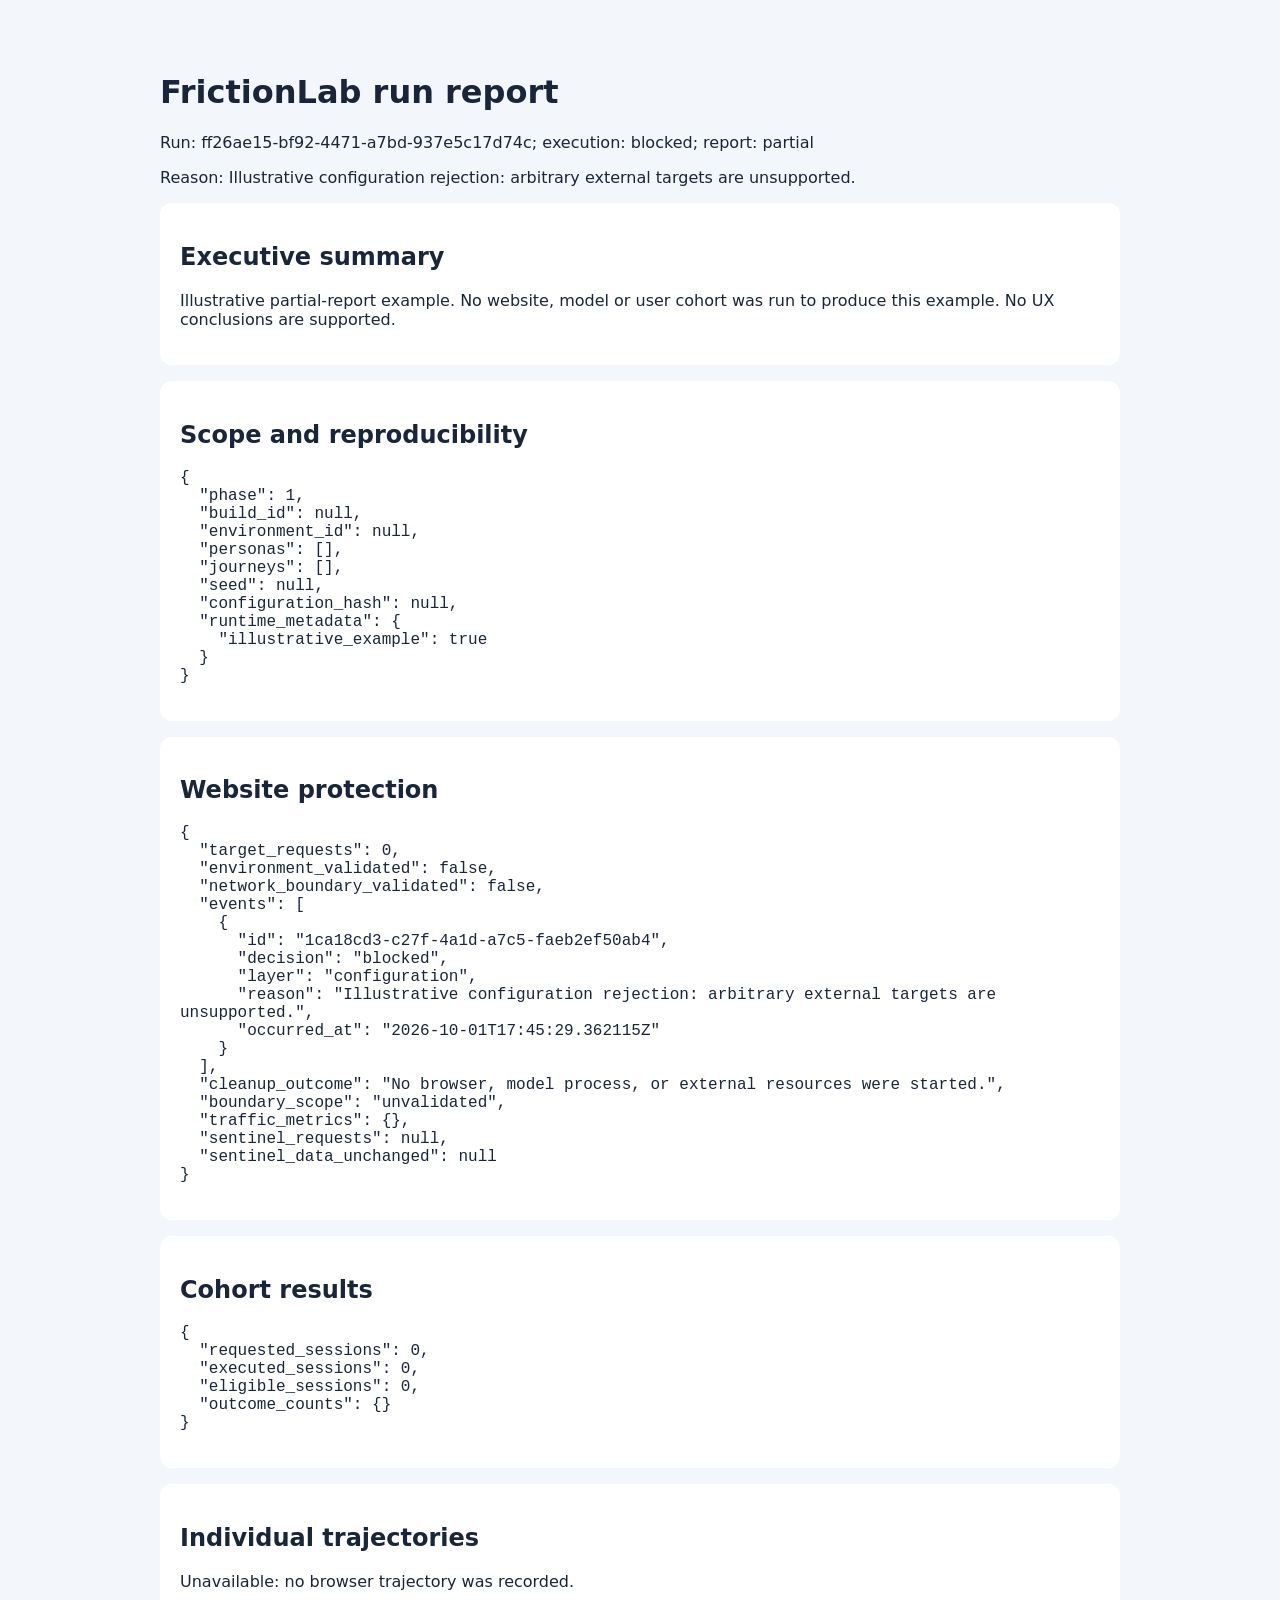
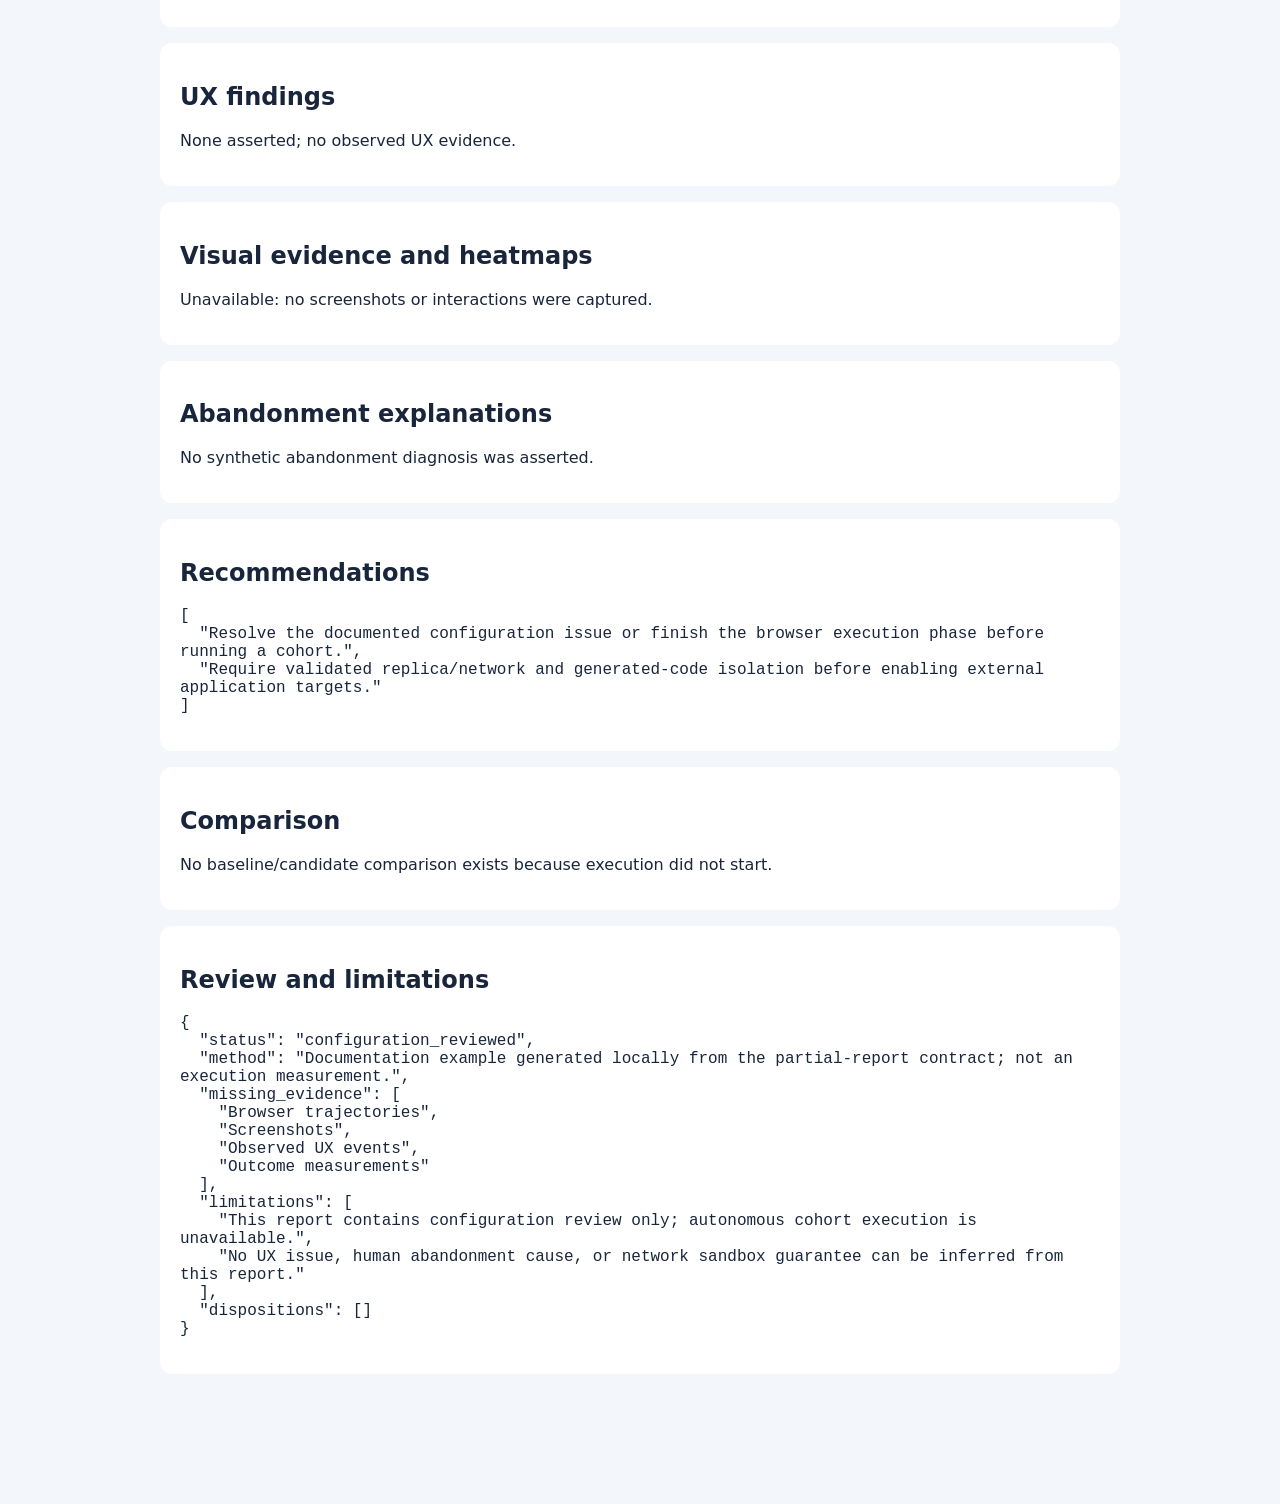
<file: docs/sample-reports/blocked/report.html>
<!doctype html><html lang="en"><head><meta charset="utf-8">
    <meta http-equiv="Content-Security-Policy" content="default-src 'none'; img-src data:; style-src 'unsafe-inline'">
    <title>FrictionLab run report</title><style>body{font:16px system-ui;max-width:960px;
    margin:32px auto;padding:20px;background:#f3f6fb;color:#18253b}section{background:white;
    margin:16px 0;padding:20px;border-radius:12px}pre{white-space:pre-wrap;overflow-wrap:anywhere}
    </style></head><body><h1>FrictionLab run report</h1><p>Run: ff26ae15-bf92-4471-a7bd-937e5c17d74c; execution: blocked; report: partial</p><p>Reason: Illustrative configuration rejection: arbitrary external targets are unsupported.</p><section><h2>Executive summary</h2><p>Illustrative partial-report example. No website, model or user cohort was run to produce this example. No UX conclusions are supported.</p></section><section><h2>Scope and reproducibility</h2><pre>{
  &quot;phase&quot;: 1,
  &quot;build_id&quot;: null,
  &quot;environment_id&quot;: null,
  &quot;personas&quot;: [],
  &quot;journeys&quot;: [],
  &quot;seed&quot;: null,
  &quot;configuration_hash&quot;: null,
  &quot;runtime_metadata&quot;: {
    &quot;illustrative_example&quot;: true
  }
}</pre></section><section><h2>Website protection</h2><pre>{
  &quot;target_requests&quot;: 0,
  &quot;environment_validated&quot;: false,
  &quot;network_boundary_validated&quot;: false,
  &quot;events&quot;: [
    {
      &quot;id&quot;: &quot;1ca18cd3-c27f-4a1d-a7c5-faeb2ef50ab4&quot;,
      &quot;decision&quot;: &quot;blocked&quot;,
      &quot;layer&quot;: &quot;configuration&quot;,
      &quot;reason&quot;: &quot;Illustrative configuration rejection: arbitrary external targets are unsupported.&quot;,
      &quot;occurred_at&quot;: &quot;2026-10-01T17:45:29.362115Z&quot;
    }
  ],
  &quot;cleanup_outcome&quot;: &quot;No browser, model process, or external resources were started.&quot;,
  &quot;boundary_scope&quot;: &quot;unvalidated&quot;,
  &quot;traffic_metrics&quot;: {},
  &quot;sentinel_requests&quot;: null,
  &quot;sentinel_data_unchanged&quot;: null
}</pre></section><section><h2>Cohort results</h2><pre>{
  &quot;requested_sessions&quot;: 0,
  &quot;executed_sessions&quot;: 0,
  &quot;eligible_sessions&quot;: 0,
  &quot;outcome_counts&quot;: {}
}</pre></section><section><h2>Individual trajectories</h2><p>Unavailable: no browser trajectory was recorded.</p></section><section><h2>UX findings</h2><p>None asserted; no observed UX evidence.</p></section><section><h2>Visual evidence and heatmaps</h2><p>Unavailable: no screenshots or interactions were captured.</p></section><section><h2>Abandonment explanations</h2><p>No synthetic abandonment diagnosis was asserted.</p></section><section><h2>Recommendations</h2><pre>[
  &quot;Resolve the documented configuration issue or finish the browser execution phase before running a cohort.&quot;,
  &quot;Require validated replica/network and generated-code isolation before enabling external application targets.&quot;
]</pre></section><section><h2>Comparison</h2><p>No baseline/candidate comparison exists because execution did not start.</p></section><section><h2>Review and limitations</h2><pre>{
  &quot;status&quot;: &quot;configuration_reviewed&quot;,
  &quot;method&quot;: &quot;Documentation example generated locally from the partial-report contract; not an execution measurement.&quot;,
  &quot;missing_evidence&quot;: [
    &quot;Browser trajectories&quot;,
    &quot;Screenshots&quot;,
    &quot;Observed UX events&quot;,
    &quot;Outcome measurements&quot;
  ],
  &quot;limitations&quot;: [
    &quot;This report contains configuration review only; autonomous cohort execution is unavailable.&quot;,
    &quot;No UX issue, human abandonment cause, or network sandbox guarantee can be inferred from this report.&quot;
  ],
  &quot;dispositions&quot;: []
}</pre></section></body></html>
</file>
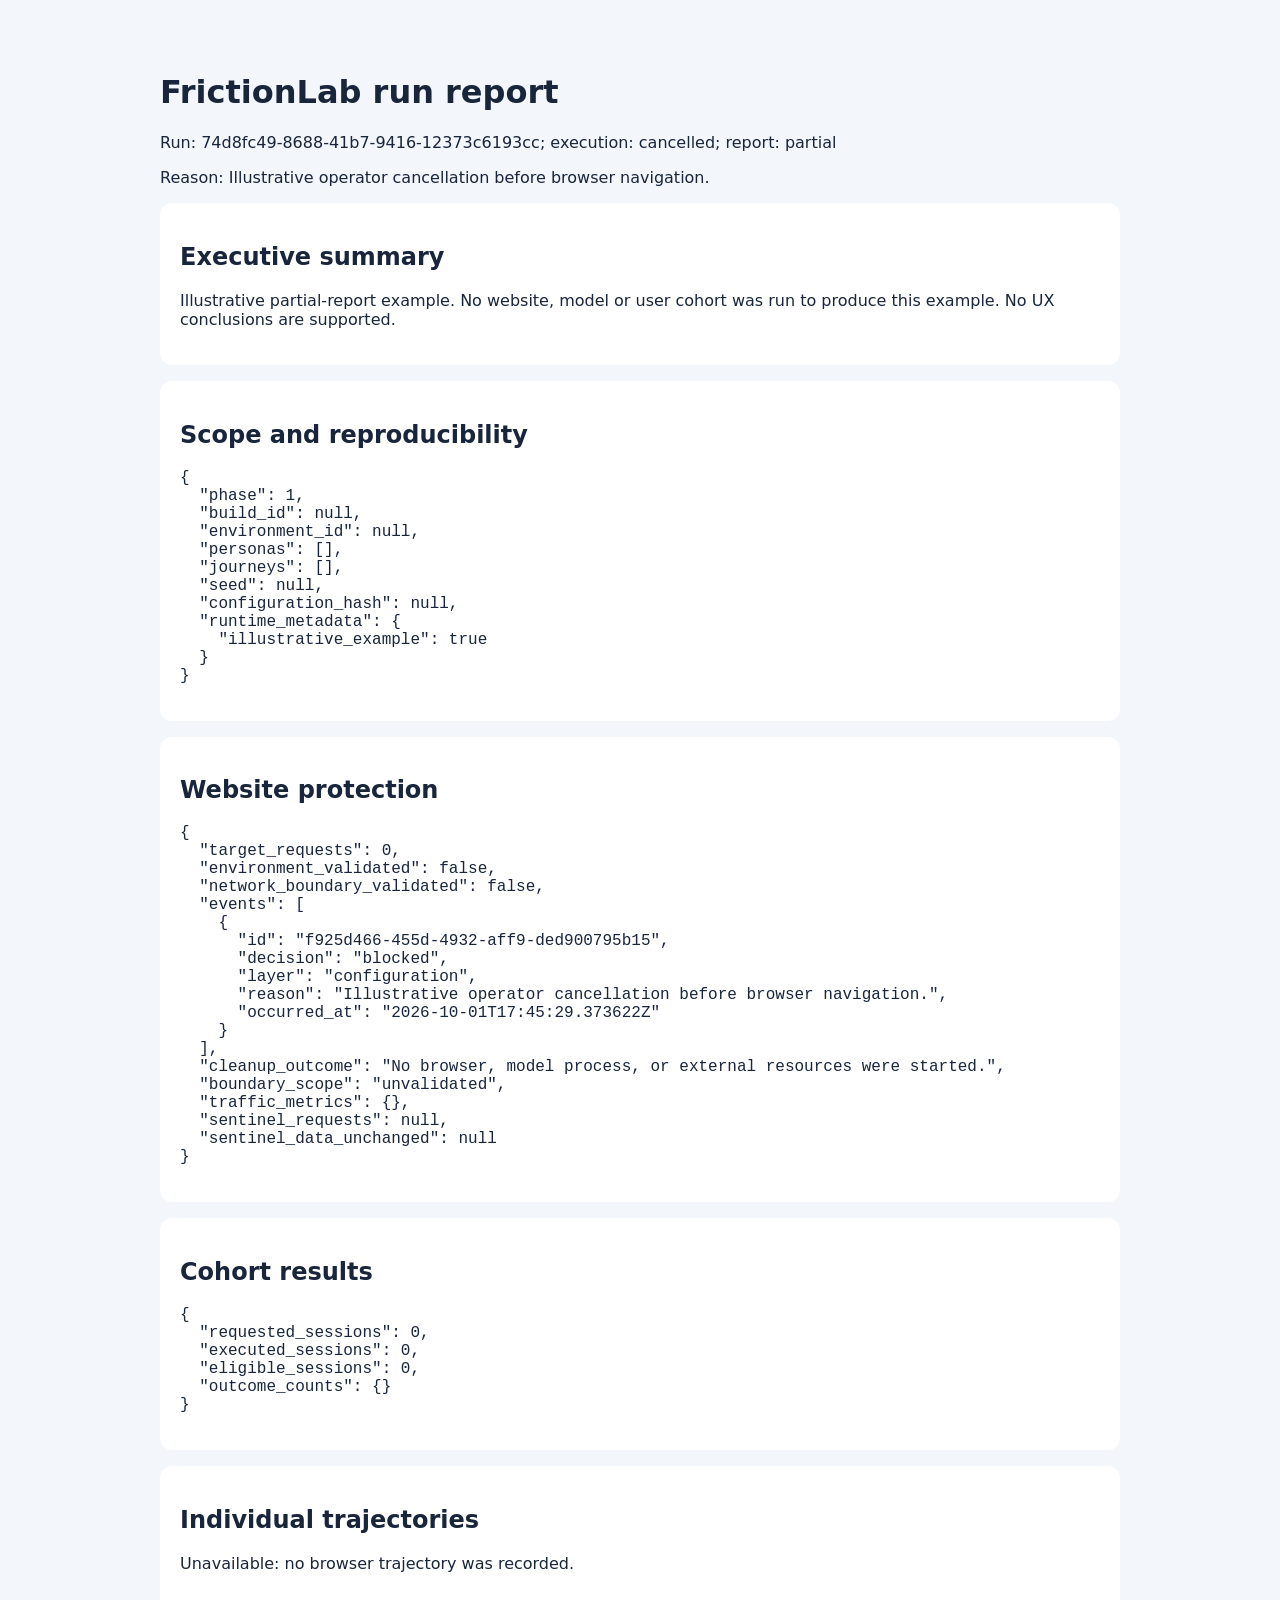
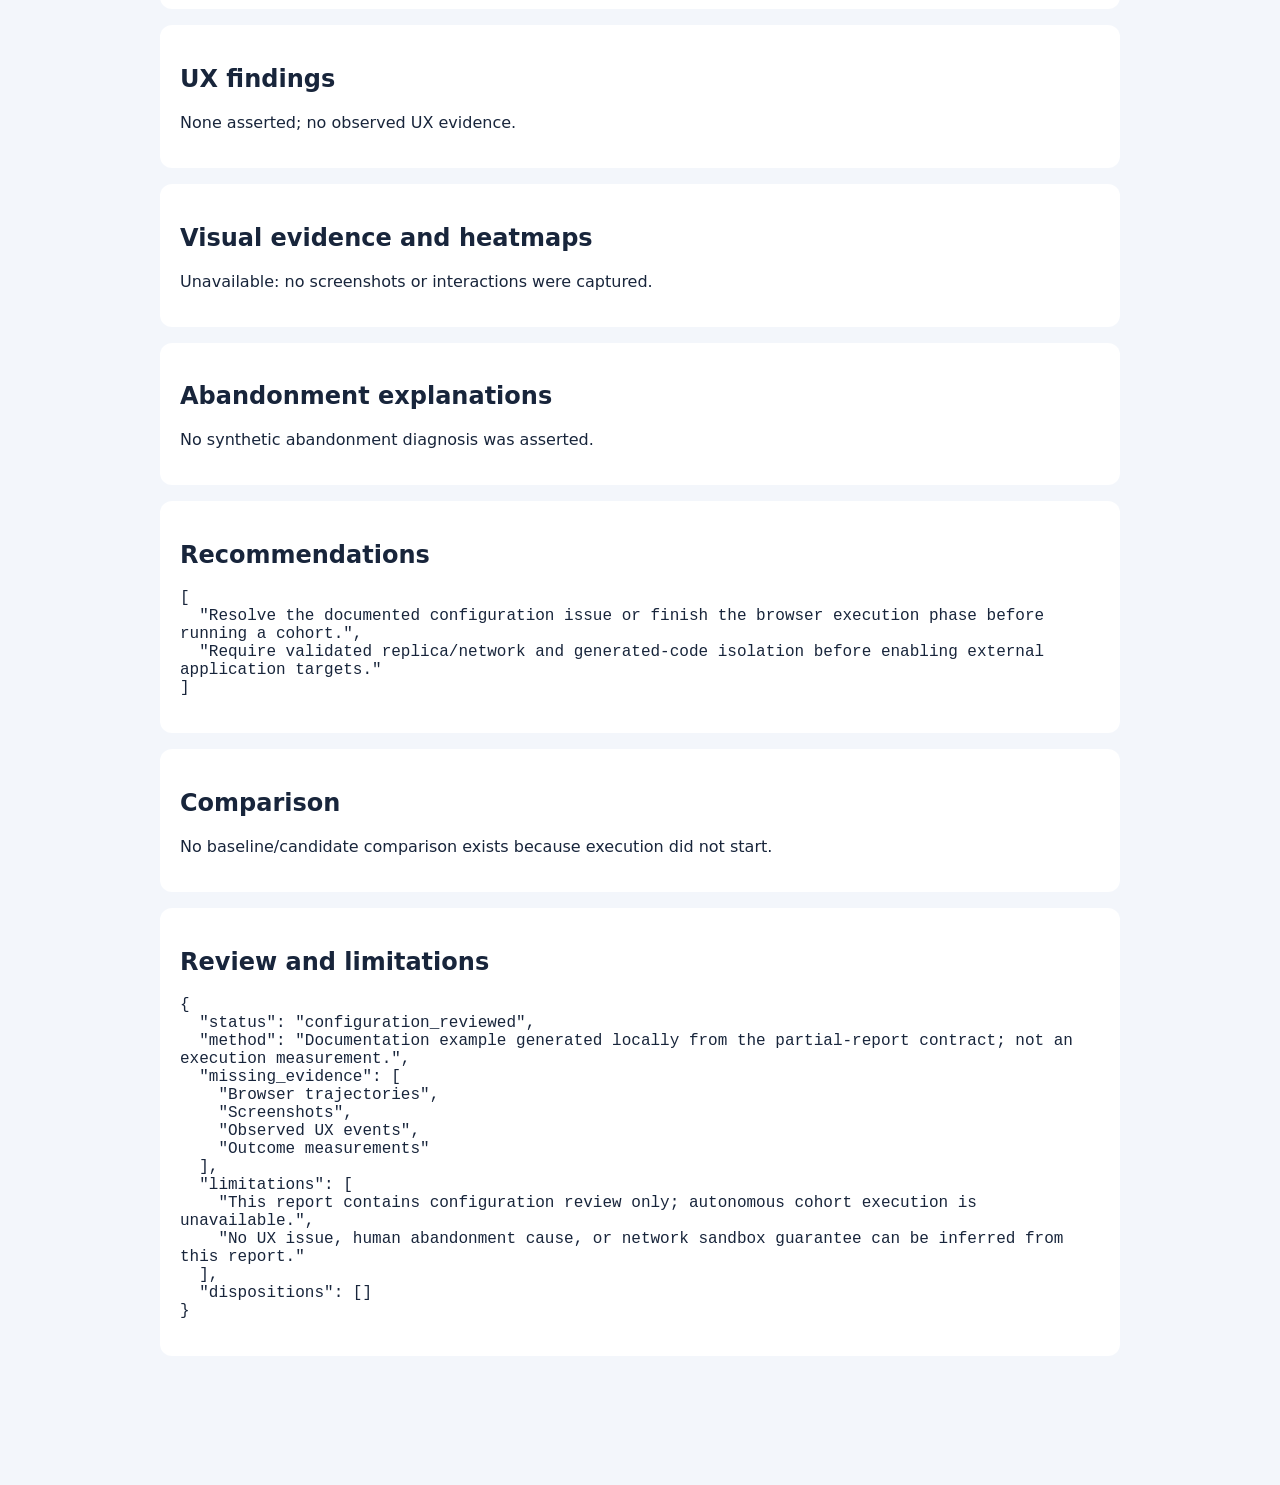
<file: docs/sample-reports/cancelled/report.html>
<!doctype html><html lang="en"><head><meta charset="utf-8">
    <meta http-equiv="Content-Security-Policy" content="default-src 'none'; img-src data:; style-src 'unsafe-inline'">
    <title>FrictionLab run report</title><style>body{font:16px system-ui;max-width:960px;
    margin:32px auto;padding:20px;background:#f3f6fb;color:#18253b}section{background:white;
    margin:16px 0;padding:20px;border-radius:12px}pre{white-space:pre-wrap;overflow-wrap:anywhere}
    </style></head><body><h1>FrictionLab run report</h1><p>Run: 74d8fc49-8688-41b7-9416-12373c6193cc; execution: cancelled; report: partial</p><p>Reason: Illustrative operator cancellation before browser navigation.</p><section><h2>Executive summary</h2><p>Illustrative partial-report example. No website, model or user cohort was run to produce this example. No UX conclusions are supported.</p></section><section><h2>Scope and reproducibility</h2><pre>{
  &quot;phase&quot;: 1,
  &quot;build_id&quot;: null,
  &quot;environment_id&quot;: null,
  &quot;personas&quot;: [],
  &quot;journeys&quot;: [],
  &quot;seed&quot;: null,
  &quot;configuration_hash&quot;: null,
  &quot;runtime_metadata&quot;: {
    &quot;illustrative_example&quot;: true
  }
}</pre></section><section><h2>Website protection</h2><pre>{
  &quot;target_requests&quot;: 0,
  &quot;environment_validated&quot;: false,
  &quot;network_boundary_validated&quot;: false,
  &quot;events&quot;: [
    {
      &quot;id&quot;: &quot;f925d466-455d-4932-aff9-ded900795b15&quot;,
      &quot;decision&quot;: &quot;blocked&quot;,
      &quot;layer&quot;: &quot;configuration&quot;,
      &quot;reason&quot;: &quot;Illustrative operator cancellation before browser navigation.&quot;,
      &quot;occurred_at&quot;: &quot;2026-10-01T17:45:29.373622Z&quot;
    }
  ],
  &quot;cleanup_outcome&quot;: &quot;No browser, model process, or external resources were started.&quot;,
  &quot;boundary_scope&quot;: &quot;unvalidated&quot;,
  &quot;traffic_metrics&quot;: {},
  &quot;sentinel_requests&quot;: null,
  &quot;sentinel_data_unchanged&quot;: null
}</pre></section><section><h2>Cohort results</h2><pre>{
  &quot;requested_sessions&quot;: 0,
  &quot;executed_sessions&quot;: 0,
  &quot;eligible_sessions&quot;: 0,
  &quot;outcome_counts&quot;: {}
}</pre></section><section><h2>Individual trajectories</h2><p>Unavailable: no browser trajectory was recorded.</p></section><section><h2>UX findings</h2><p>None asserted; no observed UX evidence.</p></section><section><h2>Visual evidence and heatmaps</h2><p>Unavailable: no screenshots or interactions were captured.</p></section><section><h2>Abandonment explanations</h2><p>No synthetic abandonment diagnosis was asserted.</p></section><section><h2>Recommendations</h2><pre>[
  &quot;Resolve the documented configuration issue or finish the browser execution phase before running a cohort.&quot;,
  &quot;Require validated replica/network and generated-code isolation before enabling external application targets.&quot;
]</pre></section><section><h2>Comparison</h2><p>No baseline/candidate comparison exists because execution did not start.</p></section><section><h2>Review and limitations</h2><pre>{
  &quot;status&quot;: &quot;configuration_reviewed&quot;,
  &quot;method&quot;: &quot;Documentation example generated locally from the partial-report contract; not an execution measurement.&quot;,
  &quot;missing_evidence&quot;: [
    &quot;Browser trajectories&quot;,
    &quot;Screenshots&quot;,
    &quot;Observed UX events&quot;,
    &quot;Outcome measurements&quot;
  ],
  &quot;limitations&quot;: [
    &quot;This report contains configuration review only; autonomous cohort execution is unavailable.&quot;,
    &quot;No UX issue, human abandonment cause, or network sandbox guarantee can be inferred from this report.&quot;
  ],
  &quot;dispositions&quot;: []
}</pre></section></body></html>
</file>
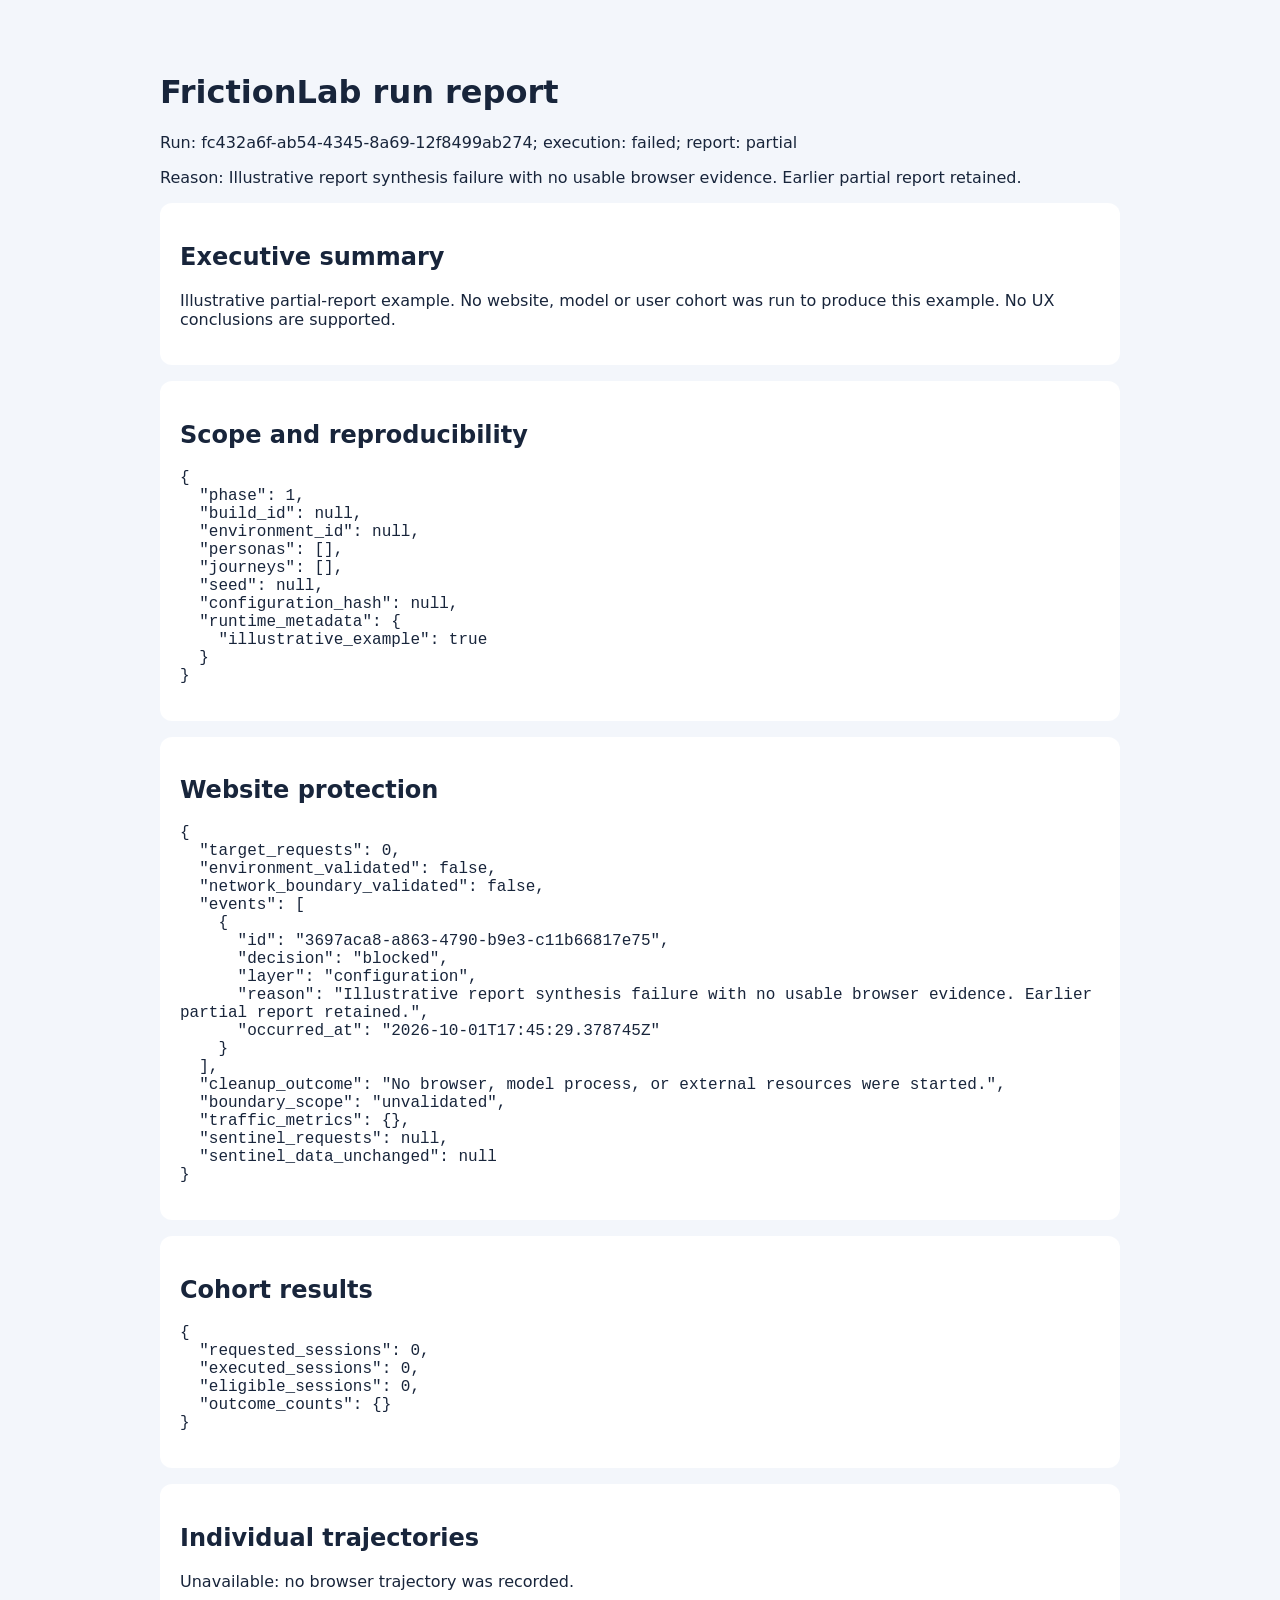
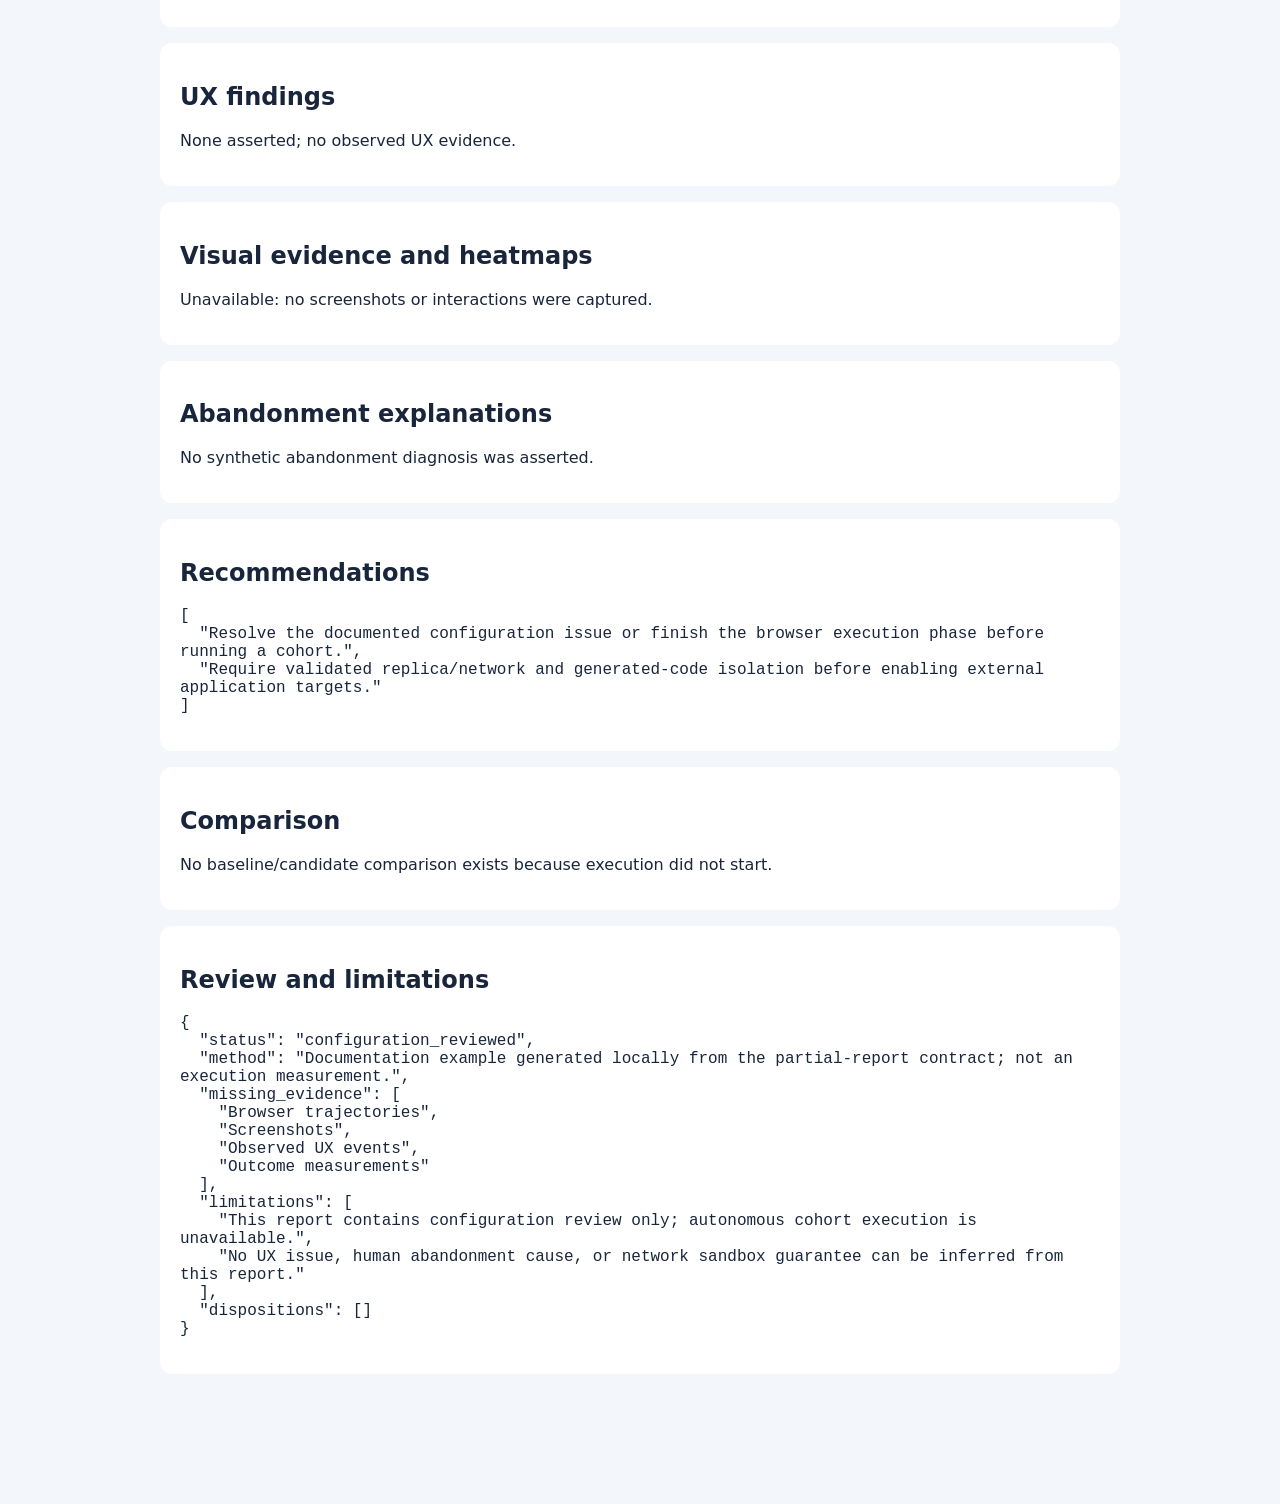
<file: docs/sample-reports/synthesis-failure/report.html>
<!doctype html><html lang="en"><head><meta charset="utf-8">
    <meta http-equiv="Content-Security-Policy" content="default-src 'none'; img-src data:; style-src 'unsafe-inline'">
    <title>FrictionLab run report</title><style>body{font:16px system-ui;max-width:960px;
    margin:32px auto;padding:20px;background:#f3f6fb;color:#18253b}section{background:white;
    margin:16px 0;padding:20px;border-radius:12px}pre{white-space:pre-wrap;overflow-wrap:anywhere}
    </style></head><body><h1>FrictionLab run report</h1><p>Run: fc432a6f-ab54-4345-8a69-12f8499ab274; execution: failed; report: partial</p><p>Reason: Illustrative report synthesis failure with no usable browser evidence. Earlier partial report retained.</p><section><h2>Executive summary</h2><p>Illustrative partial-report example. No website, model or user cohort was run to produce this example. No UX conclusions are supported.</p></section><section><h2>Scope and reproducibility</h2><pre>{
  &quot;phase&quot;: 1,
  &quot;build_id&quot;: null,
  &quot;environment_id&quot;: null,
  &quot;personas&quot;: [],
  &quot;journeys&quot;: [],
  &quot;seed&quot;: null,
  &quot;configuration_hash&quot;: null,
  &quot;runtime_metadata&quot;: {
    &quot;illustrative_example&quot;: true
  }
}</pre></section><section><h2>Website protection</h2><pre>{
  &quot;target_requests&quot;: 0,
  &quot;environment_validated&quot;: false,
  &quot;network_boundary_validated&quot;: false,
  &quot;events&quot;: [
    {
      &quot;id&quot;: &quot;3697aca8-a863-4790-b9e3-c11b66817e75&quot;,
      &quot;decision&quot;: &quot;blocked&quot;,
      &quot;layer&quot;: &quot;configuration&quot;,
      &quot;reason&quot;: &quot;Illustrative report synthesis failure with no usable browser evidence. Earlier partial report retained.&quot;,
      &quot;occurred_at&quot;: &quot;2026-10-01T17:45:29.378745Z&quot;
    }
  ],
  &quot;cleanup_outcome&quot;: &quot;No browser, model process, or external resources were started.&quot;,
  &quot;boundary_scope&quot;: &quot;unvalidated&quot;,
  &quot;traffic_metrics&quot;: {},
  &quot;sentinel_requests&quot;: null,
  &quot;sentinel_data_unchanged&quot;: null
}</pre></section><section><h2>Cohort results</h2><pre>{
  &quot;requested_sessions&quot;: 0,
  &quot;executed_sessions&quot;: 0,
  &quot;eligible_sessions&quot;: 0,
  &quot;outcome_counts&quot;: {}
}</pre></section><section><h2>Individual trajectories</h2><p>Unavailable: no browser trajectory was recorded.</p></section><section><h2>UX findings</h2><p>None asserted; no observed UX evidence.</p></section><section><h2>Visual evidence and heatmaps</h2><p>Unavailable: no screenshots or interactions were captured.</p></section><section><h2>Abandonment explanations</h2><p>No synthetic abandonment diagnosis was asserted.</p></section><section><h2>Recommendations</h2><pre>[
  &quot;Resolve the documented configuration issue or finish the browser execution phase before running a cohort.&quot;,
  &quot;Require validated replica/network and generated-code isolation before enabling external application targets.&quot;
]</pre></section><section><h2>Comparison</h2><p>No baseline/candidate comparison exists because execution did not start.</p></section><section><h2>Review and limitations</h2><pre>{
  &quot;status&quot;: &quot;configuration_reviewed&quot;,
  &quot;method&quot;: &quot;Documentation example generated locally from the partial-report contract; not an execution measurement.&quot;,
  &quot;missing_evidence&quot;: [
    &quot;Browser trajectories&quot;,
    &quot;Screenshots&quot;,
    &quot;Observed UX events&quot;,
    &quot;Outcome measurements&quot;
  ],
  &quot;limitations&quot;: [
    &quot;This report contains configuration review only; autonomous cohort execution is unavailable.&quot;,
    &quot;No UX issue, human abandonment cause, or network sandbox guarantee can be inferred from this report.&quot;
  ],
  &quot;dispositions&quot;: []
}</pre></section></body></html>
</file>
